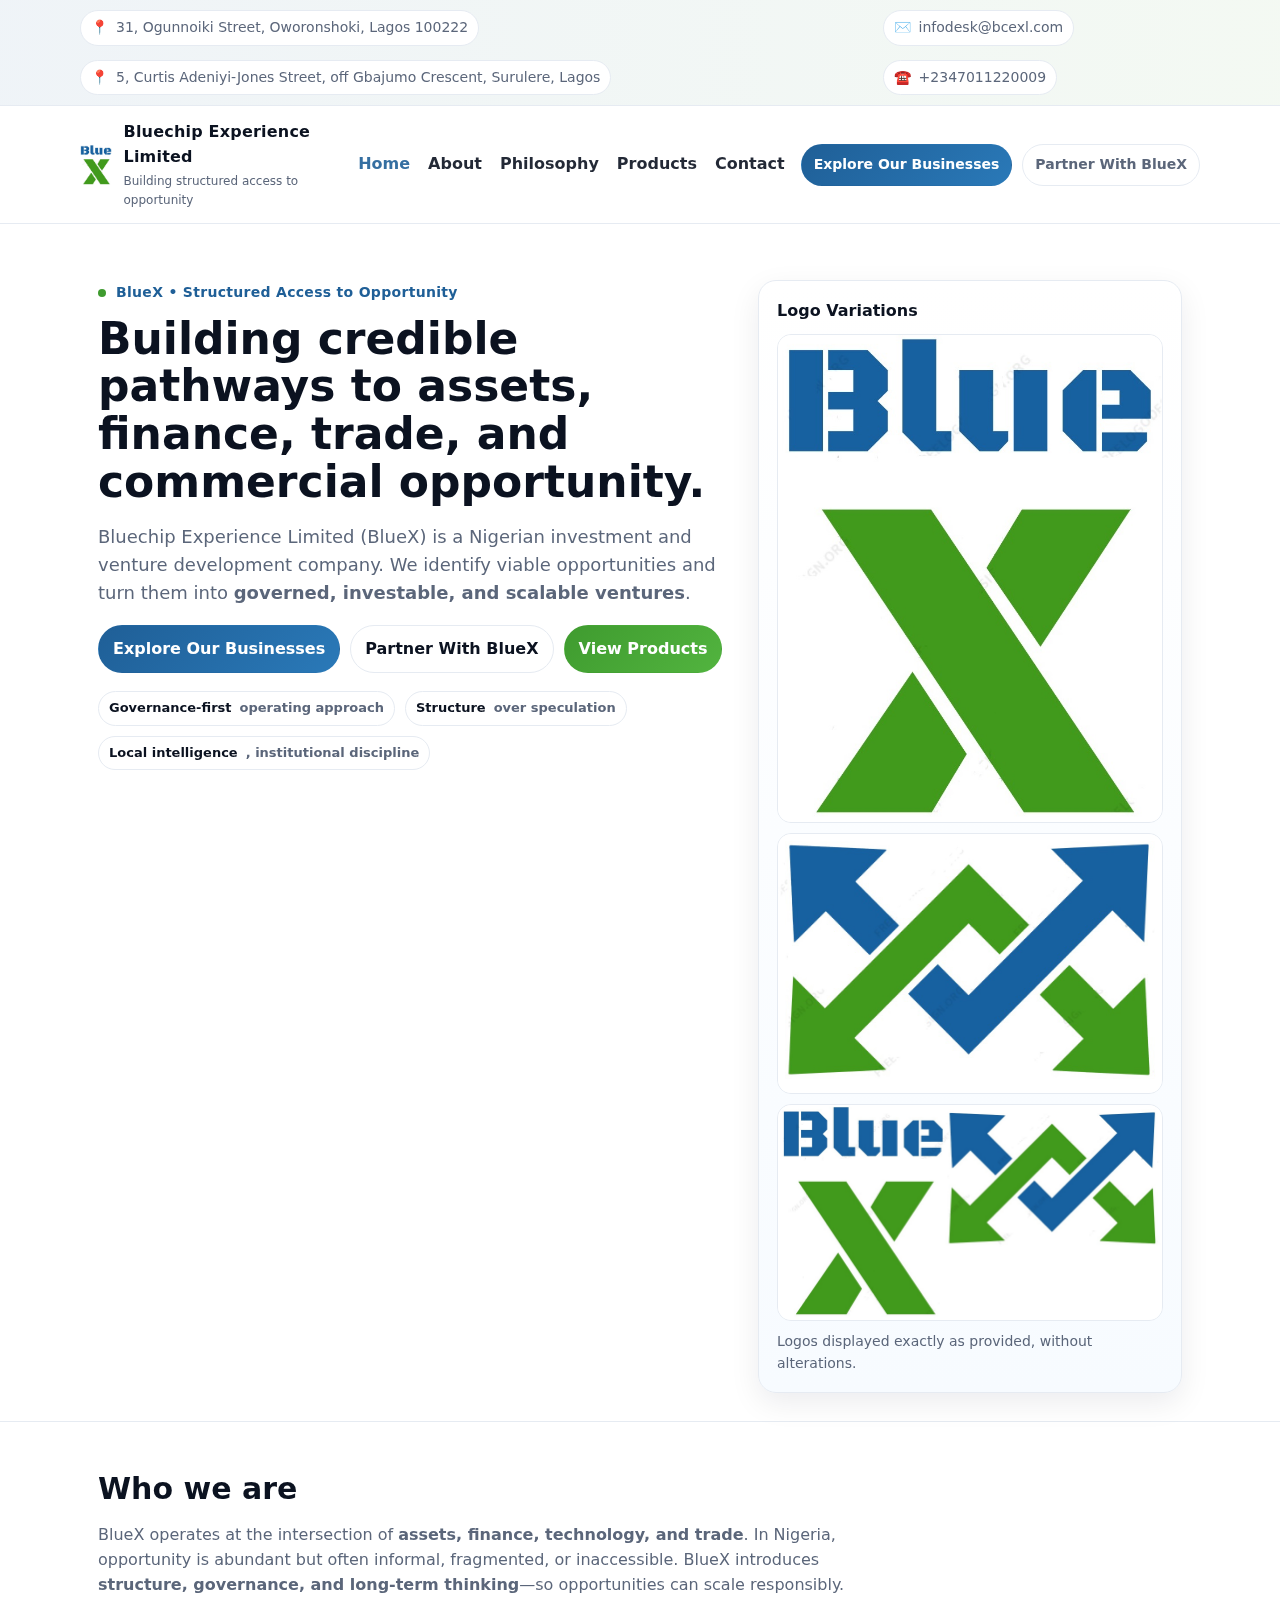
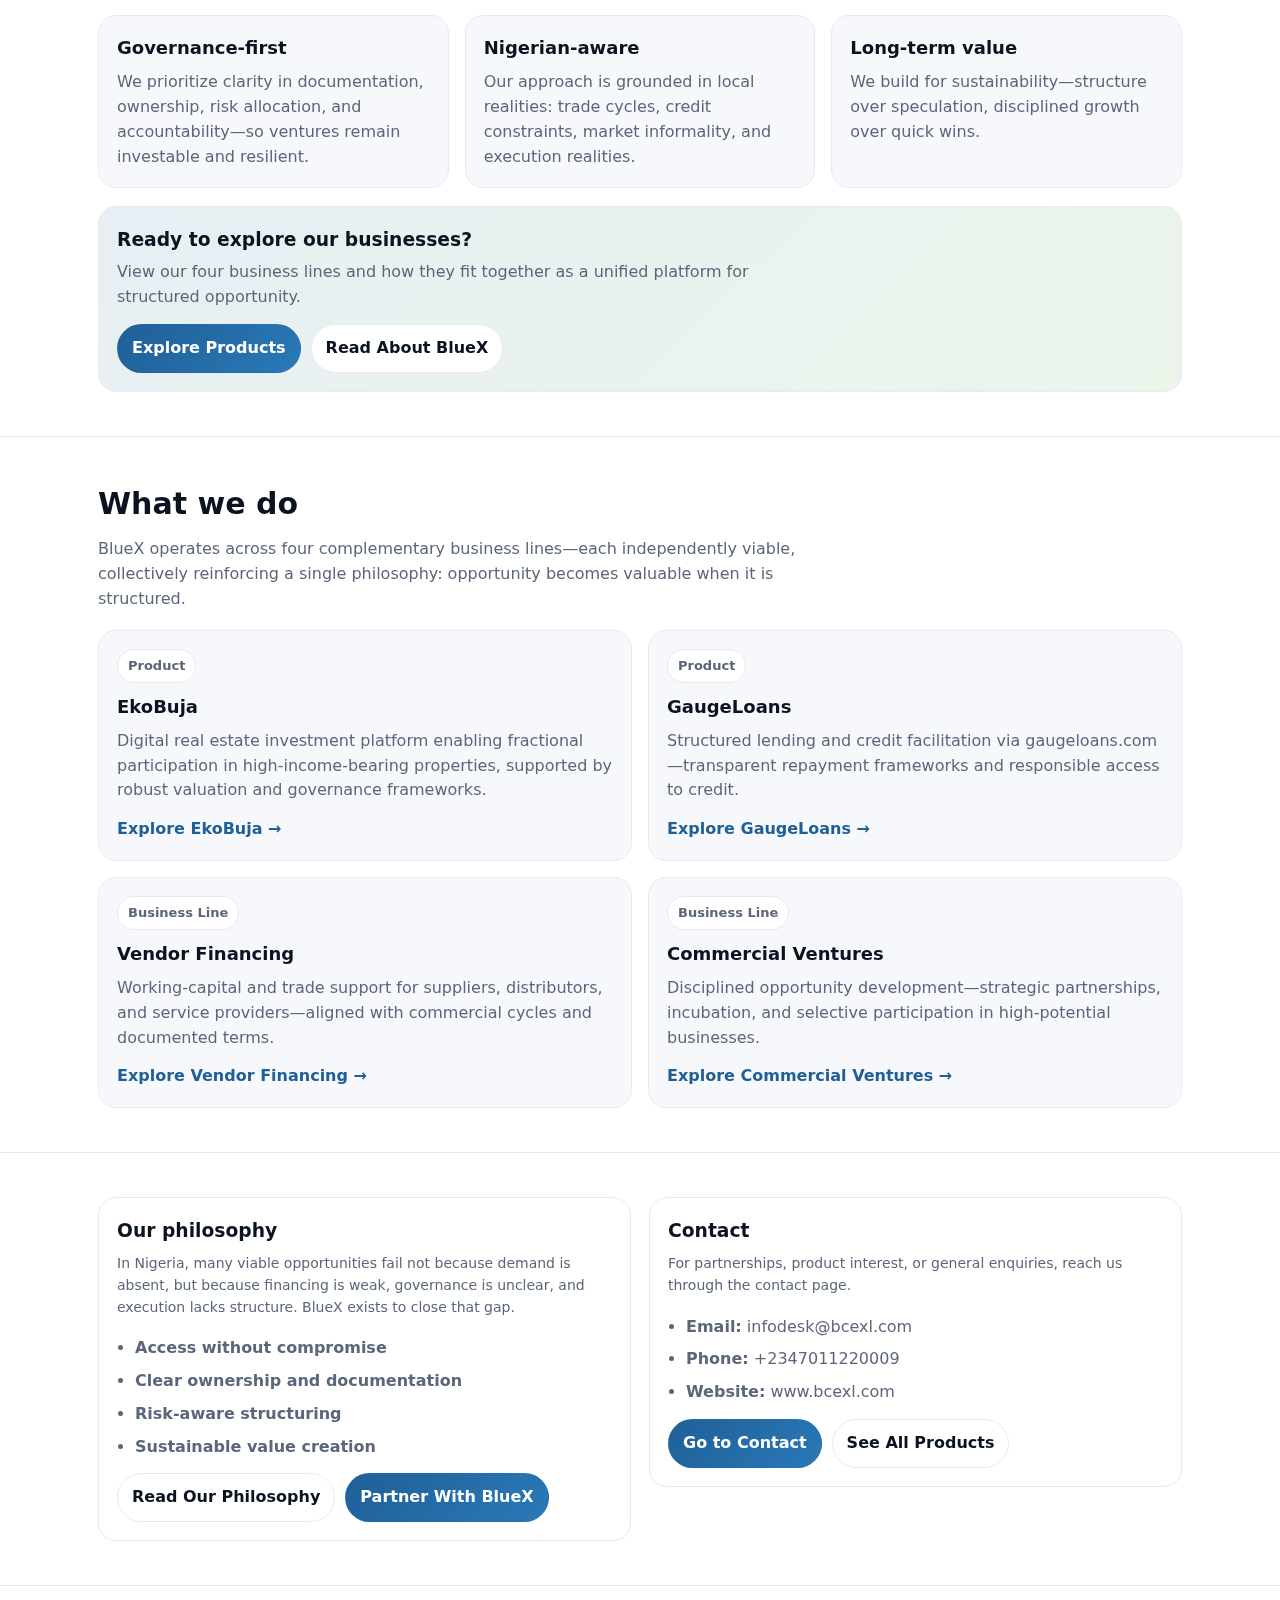
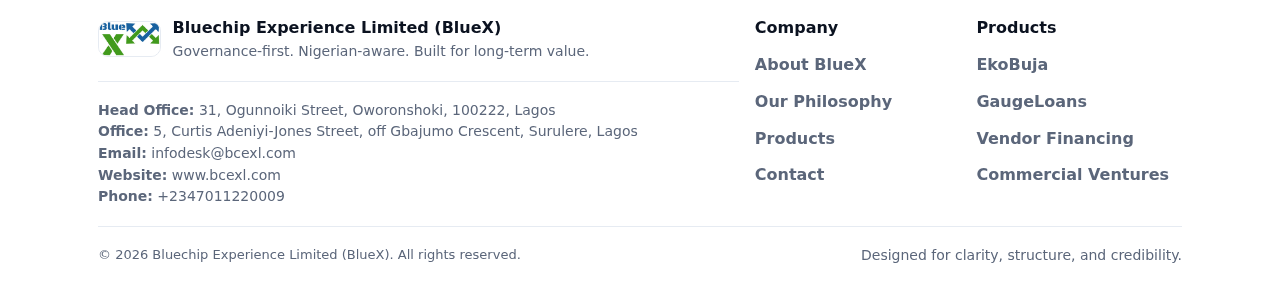
<file: index.html>
<!doctype html>
<html lang="en">
<head>
  <meta charset="utf-8"/>
  <meta name="viewport" content="width=device-width,initial-scale=1"/>
  <title>Bluechip Experience Limited (BlueX) — Home</title>
  <meta name="description" content="Bluechip Experience Limited (BlueX) — building structured access to opportunity."/>
  <link rel="stylesheet" href="styles.css"/>
</head>
<body>

<div class="topbar">
  <div class="container wrap">
    <div class="left">
      <span class="pill">📍 <span>31, Ogunnoiki Street, Oworonshoki, Lagos 100222</span></span>
      <span class="pill">📍 <span>5, Curtis Adeniyi-Jones Street, off Gbajumo Crescent, Surulere, Lagos</span></span>
    </div>
    <div class="right">
      <span class="pill">✉️ <a href="mailto:infodesk@bcexl.com">infodesk@bcexl.com</a></span>
      <span class="pill">☎️ <a href="tel:+2347011220009">+2347011220009</a></span>
    </div>
  </div>
</div>

<header>
  <div class="container nav">
    <a class="brand" href="index.html" aria-label="BlueX home">
      <img src="assets/Blue X logo 3.jpg" alt="Bluechip Experience Limited (BlueX) logo" />
      <div>
        <div class="name">Bluechip Experience Limited</div>
        <div class="tag">Building structured access to opportunity</div>
      </div>
    </a>

    <nav aria-label="Primary">
      <ul>
        <li><a class="active" href="index.html">Home</a></li>
        <li><a class="" href="about.html">About</a></li>
        <li><a class="" href="philosophy.html">Philosophy</a></li>
        <li><a class="" href="products.html">Products</a></li>
        <li><a class="" href="contact.html">Contact</a></li>
      </ul>
    </nav>

    <div class="cta">
      <a class="btn primary small" href="products.html">Explore Our Businesses</a>
      <a class="btn ghost small" href="contact.html">Partner With BlueX</a>
      <button class="btn ghost small menuBtn" data-menu-btn aria-expanded="false" aria-controls="menu">Menu</button>
    </div>
  </div>

  <div id="menu" class="menuPanel" data-menu-panel>
    <a href="index.html">Home</a>
    <a href="about.html">About</a>
    <a href="philosophy.html">Philosophy</a>
    <a href="products.html">Products</a>
    <a href="contact.html">Contact</a>
  </div>
</header>


<main>
  <section class="hero">
    <div class="container heroGrid">
      <div>
        <div class="kicker"><span class="dot"></span> BlueX • Structured Access to Opportunity</div>
        <h1>Building credible pathways to assets, finance, trade, and commercial opportunity.</h1>
        <p class="subhead">
          Bluechip Experience Limited (BlueX) is a Nigerian investment and venture development company.
          We identify viable opportunities and turn them into <strong>governed, investable, and scalable ventures</strong>.
        </p>
        <div style="display:flex;gap:10px;flex-wrap:wrap;margin-top:16px">
          <a class="btn primary" href="products.html">Explore Our Businesses</a>
          <a class="btn ghost" href="contact.html">Partner With BlueX</a>
          <a class="btn secondary" href="products.html#products">View Products</a>
        </div>

        <div style="display:flex;gap:10px;flex-wrap:wrap;margin-top:18px">
          <span class="badge"><strong>Governance-first</strong> operating approach</span>
          <span class="badge"><strong>Structure</strong> over speculation</span>
          <span class="badge"><strong>Local intelligence</strong>, institutional discipline</span>
        </div>
      </div>

      <aside class="heroCard" aria-label="BlueX logos">
        <div style="font-weight:900;margin-bottom:10px">Logo Variations</div>
        <div class="logoStack">
          <img src="assets/Blue X logo 3.jpg" alt="BlueX logo variation 1" />
          <img src="assets/Blue X logo 2.jpg" alt="BlueX logo variation 2" />
          <img src="assets/Blue X logo.jpg" alt="BlueX logo variation 3" />
        </div>
        <div class="small" style="margin-top:10px">
          Logos displayed exactly as provided, without alterations.
        </div>
      </aside>
    </div>
  </section>

  <section class="section">
    <div class="container">
      <h2>Who we are</h2>
      <p>
        BlueX operates at the intersection of <strong>assets, finance, technology, and trade</strong>.
        In Nigeria, opportunity is abundant but often informal, fragmented, or inaccessible. BlueX introduces
        <strong>structure, governance, and long-term thinking</strong>—so opportunities can scale responsibly.
      </p>

      <div class="grid3">
        <div class="card">
          <h3>Governance-first</h3>
          <p>We prioritize clarity in documentation, ownership, risk allocation, and accountability—so ventures remain investable and resilient.</p>
        </div>
        <div class="card">
          <h3>Nigerian-aware</h3>
          <p>Our approach is grounded in local realities: trade cycles, credit constraints, market informality, and execution realities.</p>
        </div>
        <div class="card">
          <h3>Long-term value</h3>
          <p>We build for sustainability—structure over speculation, disciplined growth over quick wins.</p>
        </div>
      </div>

      <div style="margin-top:18px" class="callout">
        <div class="text">
          <h3>Ready to explore our businesses?</h3>
          <p>View our four business lines and how they fit together as a unified platform for structured opportunity.</p>
        </div>
        <div style="display:flex;gap:10px;flex-wrap:wrap">
          <a class="btn primary" href="products.html">Explore Products</a>
          <a class="btn ghost" href="about.html">Read About BlueX</a>
        </div>
      </div>
    </div>
  </section>

  <section id="products" class="section">
    <div class="container">
      <h2>What we do</h2>
      <p>BlueX operates across four complementary business lines—each independently viable, collectively reinforcing a single philosophy: opportunity becomes valuable when it is structured.</p>

      <div class="grid2">
        <div class="card">
          <span class="badge">Product</span>
          <h3 style="margin-top:10px">EkoBuja</h3>
          <p>Digital real estate investment platform enabling fractional participation in high-income-bearing properties, supported by robust valuation and governance frameworks.</p>
          <a class="link" href="ekobuja.html">Explore EkoBuja →</a>
        </div>
        <div class="card">
          <span class="badge">Product</span>
          <h3 style="margin-top:10px">GaugeLoans</h3>
          <p>Structured lending and credit facilitation via gaugeloans.com—transparent repayment frameworks and responsible access to credit.</p>
          <a class="link" href="gaugeloads.html">Explore GaugeLoans →</a>
        </div>
        <div class="card">
          <span class="badge">Business Line</span>
          <h3 style="margin-top:10px">Vendor Financing</h3>
          <p>Working-capital and trade support for suppliers, distributors, and service providers—aligned with commercial cycles and documented terms.</p>
          <a class="link" href="vendor-financing.html">Explore Vendor Financing →</a>
        </div>
        <div class="card">
          <span class="badge">Business Line</span>
          <h3 style="margin-top:10px">Commercial Ventures</h3>
          <p>Disciplined opportunity development—strategic partnerships, incubation, and selective participation in high-potential businesses.</p>
          <a class="link" href="commercial-ventures.html">Explore Commercial Ventures →</a>
        </div>
      </div>
    </div>
  </section>

  <section class="section">
    <div class="container split">
      <div class="panel">
        <h3>Our philosophy</h3>
        <p class="small" style="margin-top:0">
          In Nigeria, many viable opportunities fail not because demand is absent, but because financing is weak, governance is unclear, and execution lacks structure.
          BlueX exists to close that gap.
        </p>
        <ul class="list">
          <li><strong>Access without compromise</strong></li>
          <li><strong>Clear ownership and documentation</strong></li>
          <li><strong>Risk-aware structuring</strong></li>
          <li><strong>Sustainable value creation</strong></li>
        </ul>
        <div style="margin-top:14px;display:flex;gap:10px;flex-wrap:wrap">
          <a class="btn ghost" href="philosophy.html">Read Our Philosophy</a>
          <a class="btn primary" href="contact.html">Partner With BlueX</a>
        </div>
      </div>
      <div class="panel">
        <h3>Contact</h3>
        <p class="small" style="margin-top:0">For partnerships, product interest, or general enquiries, reach us through the contact page.</p>
        <ul class="list">
          <li><strong>Email:</strong> <a href="mailto:infodesk@bcexl.com">infodesk@bcexl.com</a></li>
          <li><strong>Phone:</strong> <a href="tel:+2347011220009">+2347011220009</a></li>
          <li><strong>Website:</strong> <a href="https://www.bcexl.com" target="_blank" rel="noopener">www.bcexl.com</a></li>
        </ul>
        <div style="margin-top:14px;display:flex;gap:10px;flex-wrap:wrap">
          <a class="btn primary" href="contact.html">Go to Contact</a>
          <a class="btn ghost" href="products.html">See All Products</a>
        </div>
      </div>
    </div>
  </section>
</main>


<footer>
  <div class="container footerGrid">
    <div>
      <div class="miniBrand">
        <img src="assets/Blue X logo.jpg" alt="BlueX logo variation" />
        <div>
          <div style="font-weight:900">Bluechip Experience Limited (BlueX)</div>
          <div class="small">Governance-first. Nigerian-aware. Built for long-term value.</div>
        </div>
      </div>
      <hr class="sep"/>
      <div class="small">
        <div><strong>Head Office:</strong> 31, Ogunnoiki Street, Oworonshoki, 100222, Lagos</div>
        <div><strong>Office:</strong> 5, Curtis Adeniyi-Jones Street, off Gbajumo Crescent, Surulere, Lagos</div>
        <div><strong>Email:</strong> <a href="mailto:infodesk@bcexl.com">infodesk@bcexl.com</a></div>
        <div><strong>Website:</strong> <a href="https://www.bcexl.com" target="_blank" rel="noopener">www.bcexl.com</a></div>
        <div><strong>Phone:</strong> <a href="tel:+2347011220009">+2347011220009</a></div>
      </div>
    </div>

    <div class="footerCols">
      <div>
        <div style="font-weight:900;margin-bottom:6px">Company</div>
        <a href="about.html">About BlueX</a>
        <a href="philosophy.html">Our Philosophy</a>
        <a href="products.html">Products</a>
        <a href="contact.html">Contact</a>
      </div>
      <div>
        <div style="font-weight:900;margin-bottom:6px">Products</div>
        <a href="ekobuja.html">EkoBuja</a>
        <a href="gaugeloads.html">GaugeLoans</a>
        <a href="vendor-financing.html">Vendor Financing</a>
        <a href="commercial-ventures.html">Commercial Ventures</a>
      </div>
    </div>
  </div>

  <div class="container">
    <hr class="sep"/>
    <div class="copyright">
      <div>© 2026 Bluechip Experience Limited (BlueX). All rights reserved.</div>
      <div class="small">Designed for clarity, structure, and credibility.</div>
    </div>
  </div>
</footer>

<script src="script.js"></script>

</body>
</html>
</file>
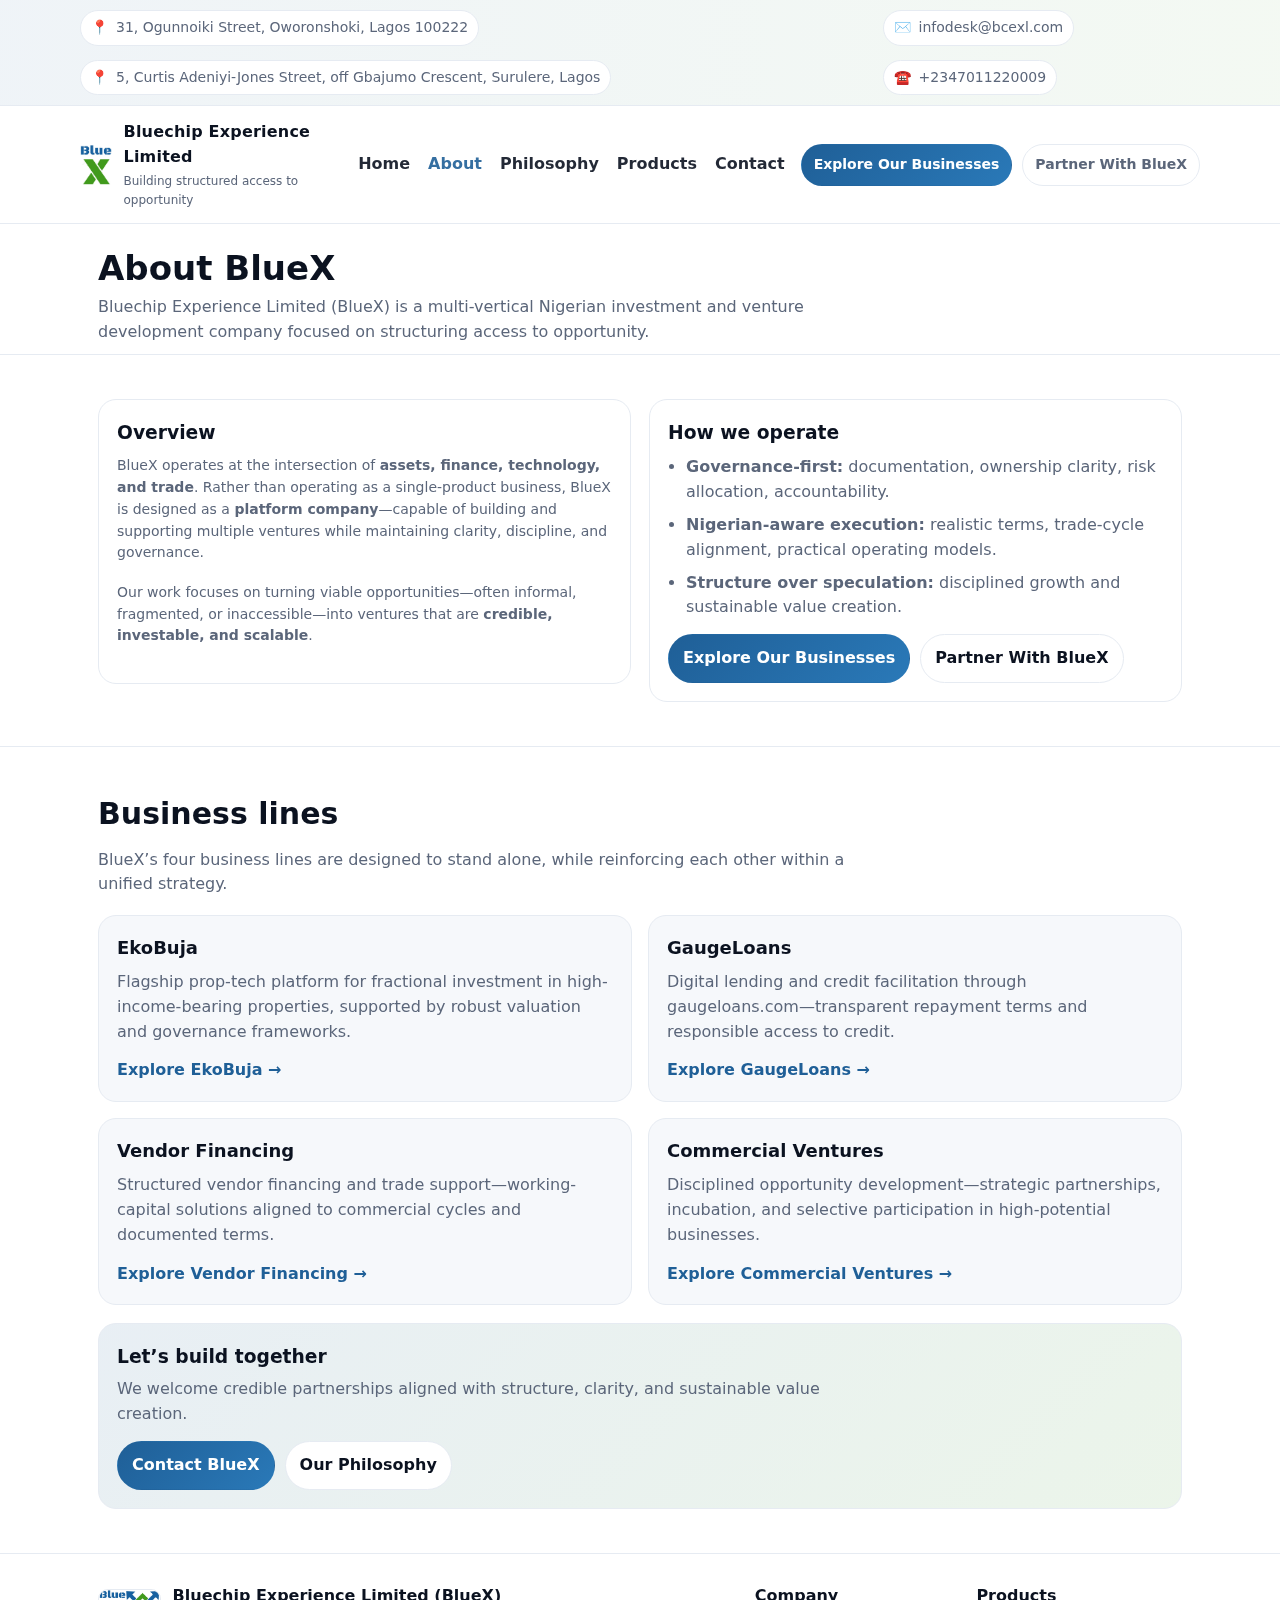
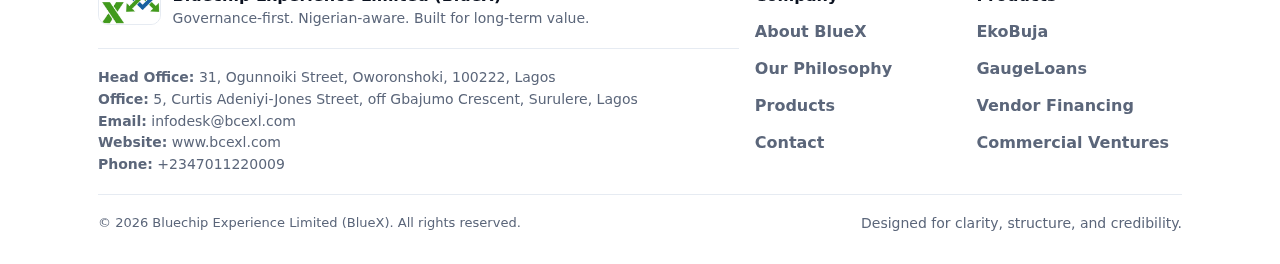
<file: about.html>
<!doctype html>
<html lang="en">
<head>
  <meta charset="utf-8"/>
  <meta name="viewport" content="width=device-width,initial-scale=1"/>
  <title>About — Bluechip Experience Limited (BlueX)</title>
  <meta name="description" content="Bluechip Experience Limited (BlueX) — building structured access to opportunity."/>
  <link rel="stylesheet" href="styles.css"/>
</head>
<body>

<div class="topbar">
  <div class="container wrap">
    <div class="left">
      <span class="pill">📍 <span>31, Ogunnoiki Street, Oworonshoki, Lagos 100222</span></span>
      <span class="pill">📍 <span>5, Curtis Adeniyi-Jones Street, off Gbajumo Crescent, Surulere, Lagos</span></span>
    </div>
    <div class="right">
      <span class="pill">✉️ <a href="mailto:infodesk@bcexl.com">infodesk@bcexl.com</a></span>
      <span class="pill">☎️ <a href="tel:+2347011220009">+2347011220009</a></span>
    </div>
  </div>
</div>

<header>
  <div class="container nav">
    <a class="brand" href="index.html" aria-label="BlueX home">
      <img src="assets/Blue X logo 3.jpg" alt="Bluechip Experience Limited (BlueX) logo" />
      <div>
        <div class="name">Bluechip Experience Limited</div>
        <div class="tag">Building structured access to opportunity</div>
      </div>
    </a>

    <nav aria-label="Primary">
      <ul>
        <li><a class="" href="index.html">Home</a></li>
        <li><a class="active" href="about.html">About</a></li>
        <li><a class="" href="philosophy.html">Philosophy</a></li>
        <li><a class="" href="products.html">Products</a></li>
        <li><a class="" href="contact.html">Contact</a></li>
      </ul>
    </nav>

    <div class="cta">
      <a class="btn primary small" href="products.html">Explore Our Businesses</a>
      <a class="btn ghost small" href="contact.html">Partner With BlueX</a>
      <button class="btn ghost small menuBtn" data-menu-btn aria-expanded="false" aria-controls="menu">Menu</button>
    </div>
  </div>

  <div id="menu" class="menuPanel" data-menu-panel>
    <a href="index.html">Home</a>
    <a href="about.html">About</a>
    <a href="philosophy.html">Philosophy</a>
    <a href="products.html">Products</a>
    <a href="contact.html">Contact</a>
  </div>
</header>


<main>
  <section class="pageTitle">
    <div class="container">
      <h1>About BlueX</h1>
      <p>Bluechip Experience Limited (BlueX) is a multi-vertical Nigerian investment and venture development company focused on structuring access to opportunity.</p>
    </div>
  </section>

  <section class="section">
    <div class="container split">
      <div class="panel">
        <h3>Overview</h3>
        <p class="small" style="margin-top:0">
          BlueX operates at the intersection of <strong>assets, finance, technology, and trade</strong>.
          Rather than operating as a single-product business, BlueX is designed as a <strong>platform company</strong>—capable of building and supporting
          multiple ventures while maintaining clarity, discipline, and governance.
        </p>
        <p class="small">
          Our work focuses on turning viable opportunities—often informal, fragmented, or inaccessible—into ventures that are
          <strong>credible, investable, and scalable</strong>.
        </p>
      </div>
      <div class="panel">
        <h3>How we operate</h3>
        <ul class="list">
          <li><strong>Governance-first:</strong> documentation, ownership clarity, risk allocation, accountability.</li>
          <li><strong>Nigerian-aware execution:</strong> realistic terms, trade-cycle alignment, practical operating models.</li>
          <li><strong>Structure over speculation:</strong> disciplined growth and sustainable value creation.</li>
        </ul>
        <div style="margin-top:14px;display:flex;gap:10px;flex-wrap:wrap">
          <a class="btn primary" href="products.html">Explore Our Businesses</a>
          <a class="btn ghost" href="contact.html">Partner With BlueX</a>
        </div>
      </div>
    </div>
  </section>

  <section class="section">
    <div class="container">
      <h2>Business lines</h2>
      <p>BlueX’s four business lines are designed to stand alone, while reinforcing each other within a unified strategy.</p>

      <div class="grid2">
        <div class="card">
          <h3>EkoBuja</h3>
          <p>Flagship prop-tech platform for fractional investment in high-income-bearing properties, supported by robust valuation and governance frameworks.</p>
          <a class="link" href="ekobuja.html">Explore EkoBuja →</a>
        </div>
        <div class="card">
          <h3>GaugeLoans</h3>
          <p>Digital lending and credit facilitation through gaugeloans.com—transparent repayment terms and responsible access to credit.</p>
          <a class="link" href="gaugeloads.html">Explore GaugeLoans →</a>
        </div>
        <div class="card">
          <h3>Vendor Financing</h3>
          <p>Structured vendor financing and trade support—working-capital solutions aligned to commercial cycles and documented terms.</p>
          <a class="link" href="vendor-financing.html">Explore Vendor Financing →</a>
        </div>
        <div class="card">
          <h3>Commercial Ventures</h3>
          <p>Disciplined opportunity development—strategic partnerships, incubation, and selective participation in high-potential businesses.</p>
          <a class="link" href="commercial-ventures.html">Explore Commercial Ventures →</a>
        </div>
      </div>

      <div style="margin-top:18px" class="callout">
        <div class="text">
          <h3>Let’s build together</h3>
          <p>We welcome credible partnerships aligned with structure, clarity, and sustainable value creation.</p>
        </div>
        <div style="display:flex;gap:10px;flex-wrap:wrap">
          <a class="btn primary" href="contact.html">Contact BlueX</a>
          <a class="btn ghost" href="philosophy.html">Our Philosophy</a>
        </div>
      </div>
    </div>
  </section>
</main>


<footer>
  <div class="container footerGrid">
    <div>
      <div class="miniBrand">
        <img src="assets/Blue X logo.jpg" alt="BlueX logo variation" />
        <div>
          <div style="font-weight:900">Bluechip Experience Limited (BlueX)</div>
          <div class="small">Governance-first. Nigerian-aware. Built for long-term value.</div>
        </div>
      </div>
      <hr class="sep"/>
      <div class="small">
        <div><strong>Head Office:</strong> 31, Ogunnoiki Street, Oworonshoki, 100222, Lagos</div>
        <div><strong>Office:</strong> 5, Curtis Adeniyi-Jones Street, off Gbajumo Crescent, Surulere, Lagos</div>
        <div><strong>Email:</strong> <a href="mailto:infodesk@bcexl.com">infodesk@bcexl.com</a></div>
        <div><strong>Website:</strong> <a href="https://www.bcexl.com" target="_blank" rel="noopener">www.bcexl.com</a></div>
        <div><strong>Phone:</strong> <a href="tel:+2347011220009">+2347011220009</a></div>
      </div>
    </div>

    <div class="footerCols">
      <div>
        <div style="font-weight:900;margin-bottom:6px">Company</div>
        <a href="about.html">About BlueX</a>
        <a href="philosophy.html">Our Philosophy</a>
        <a href="products.html">Products</a>
        <a href="contact.html">Contact</a>
      </div>
      <div>
        <div style="font-weight:900;margin-bottom:6px">Products</div>
        <a href="ekobuja.html">EkoBuja</a>
        <a href="gaugeloads.html">GaugeLoans</a>
        <a href="vendor-financing.html">Vendor Financing</a>
        <a href="commercial-ventures.html">Commercial Ventures</a>
      </div>
    </div>
  </div>

  <div class="container">
    <hr class="sep"/>
    <div class="copyright">
      <div>© 2026 Bluechip Experience Limited (BlueX). All rights reserved.</div>
      <div class="small">Designed for clarity, structure, and credibility.</div>
    </div>
  </div>
</footer>

<script src="script.js"></script>

</body>
</html>
</file>
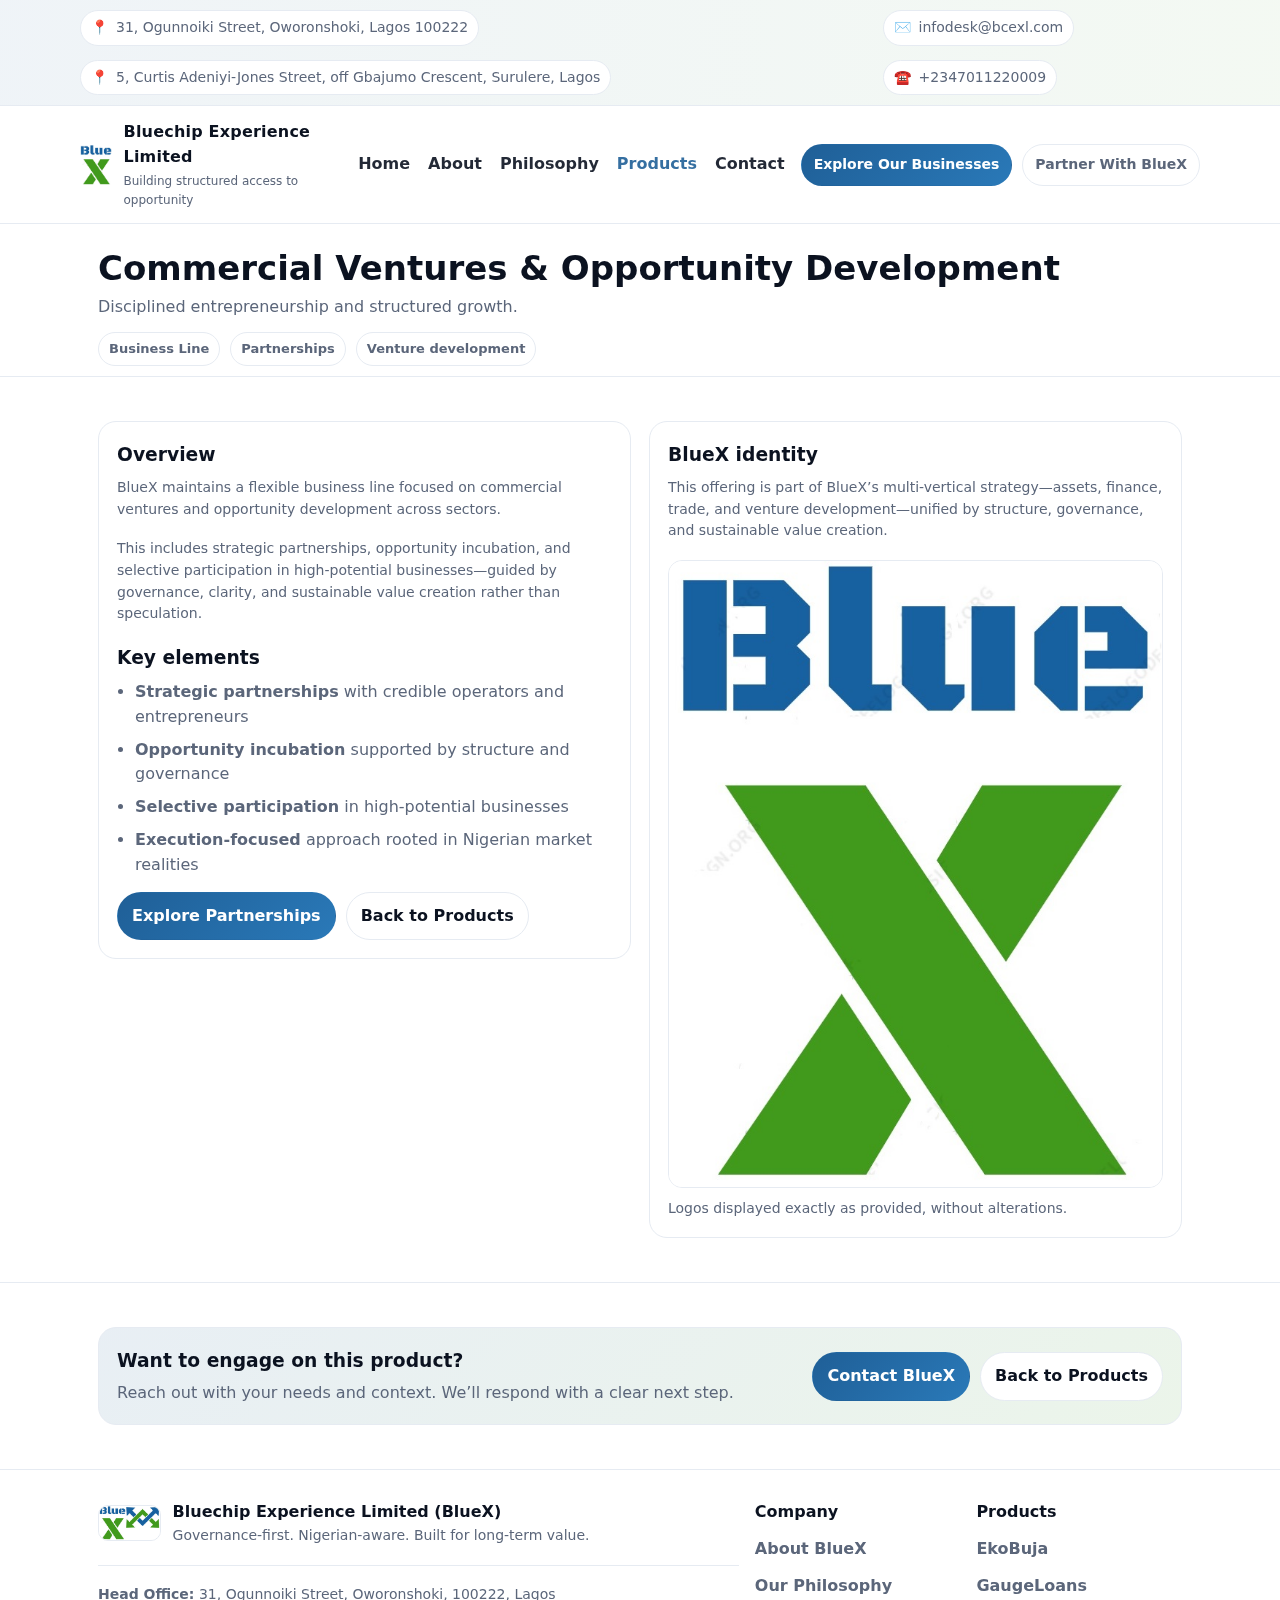
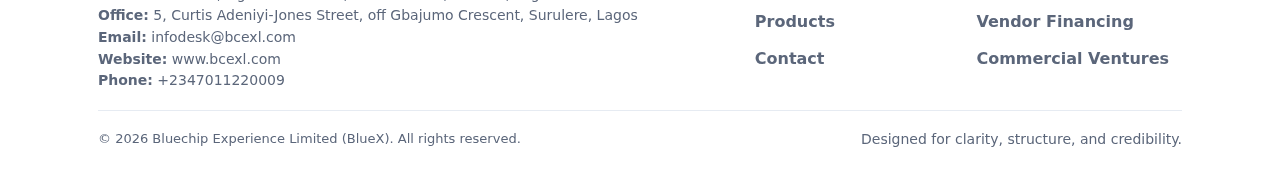
<file: commercial-ventures.html>
<!doctype html>
<html lang="en">
<head>
  <meta charset="utf-8"/>
  <meta name="viewport" content="width=device-width,initial-scale=1"/>
  <title>Commercial Ventures — Bluechip Experience Limited (BlueX)</title>
  <meta name="description" content="Bluechip Experience Limited (BlueX) — building structured access to opportunity."/>
  <link rel="stylesheet" href="styles.css"/>
</head>
<body>

<div class="topbar">
  <div class="container wrap">
    <div class="left">
      <span class="pill">📍 <span>31, Ogunnoiki Street, Oworonshoki, Lagos 100222</span></span>
      <span class="pill">📍 <span>5, Curtis Adeniyi-Jones Street, off Gbajumo Crescent, Surulere, Lagos</span></span>
    </div>
    <div class="right">
      <span class="pill">✉️ <a href="mailto:infodesk@bcexl.com">infodesk@bcexl.com</a></span>
      <span class="pill">☎️ <a href="tel:+2347011220009">+2347011220009</a></span>
    </div>
  </div>
</div>

<header>
  <div class="container nav">
    <a class="brand" href="index.html" aria-label="BlueX home">
      <img src="assets/Blue X logo 3.jpg" alt="Bluechip Experience Limited (BlueX) logo" />
      <div>
        <div class="name">Bluechip Experience Limited</div>
        <div class="tag">Building structured access to opportunity</div>
      </div>
    </a>

    <nav aria-label="Primary">
      <ul>
        <li><a class="" href="index.html">Home</a></li>
        <li><a class="" href="about.html">About</a></li>
        <li><a class="" href="philosophy.html">Philosophy</a></li>
        <li><a class="active" href="products.html">Products</a></li>
        <li><a class="" href="contact.html">Contact</a></li>
      </ul>
    </nav>

    <div class="cta">
      <a class="btn primary small" href="products.html">Explore Our Businesses</a>
      <a class="btn ghost small" href="contact.html">Partner With BlueX</a>
      <button class="btn ghost small menuBtn" data-menu-btn aria-expanded="false" aria-controls="menu">Menu</button>
    </div>
  </div>

  <div id="menu" class="menuPanel" data-menu-panel>
    <a href="index.html">Home</a>
    <a href="about.html">About</a>
    <a href="philosophy.html">Philosophy</a>
    <a href="products.html">Products</a>
    <a href="contact.html">Contact</a>
  </div>
</header>


<main>
  <section class="pageTitle">
    <div class="container">
      <h1>Commercial Ventures & Opportunity Development</h1>
      <p>Disciplined entrepreneurship and structured growth.</p>
      <div style="display:flex;gap:10px;flex-wrap:wrap;margin-top:12px"><span class="badge">Business Line</span> <span class="badge">Partnerships</span> <span class="badge">Venture development</span></div>
    </div>
  </section>

  <section class="section">
    <div class="container split">
      <div class="panel">
        <h3>Overview</h3>
        <p class='small'>BlueX maintains a flexible business line focused on commercial ventures and opportunity development across sectors.</p>
<p class='small'>This includes strategic partnerships, opportunity incubation, and selective participation in high-potential businesses—guided by governance, clarity, and sustainable value creation rather than speculation.</p>
        <h3 style="margin-top:14px">Key elements</h3>
        <ul class="list">
          <li><strong>Strategic partnerships</strong> with credible operators and entrepreneurs</li>
<li><strong>Opportunity incubation</strong> supported by structure and governance</li>
<li><strong>Selective participation</strong> in high-potential businesses</li>
<li><strong>Execution-focused</strong> approach rooted in Nigerian market realities</li>
        </ul>
        <div style="margin-top:14px;display:flex;gap:10px;flex-wrap:wrap">
          <a class="btn primary" href="contact.html">Explore Partnerships</a> <a class="btn ghost" href="products.html">Back to Products</a>
        </div>
      </div>

      <div class="panel">
        <h3>BlueX identity</h3>
        <p class="small" style="margin-top:0">
          This offering is part of BlueX’s multi-vertical strategy—assets, finance, trade, and venture development—unified by structure, governance, and sustainable value creation.
        </p>
        <img src="assets/Blue X logo 3.jpg" alt="BlueX logo variation" style="border-radius:14px;border:1px solid var(--line);background:#fff"/>
        <div class="small" style="margin-top:10px">
          Logos displayed exactly as provided, without alterations.
        </div>
      </div>
    </div>
  </section>

  <section class="section">
    <div class="container">
      <div class="callout">
        <div class="text">
          <h3>Want to engage on this product?</h3>
          <p>Reach out with your needs and context. We’ll respond with a clear next step.</p>
        </div>
        <div style="display:flex;gap:10px;flex-wrap:wrap">
          <a class="btn primary" href="contact.html">Contact BlueX</a>
          <a class="btn ghost" href="products.html">Back to Products</a>
        </div>
      </div>
    </div>
  </section>
</main>


<footer>
  <div class="container footerGrid">
    <div>
      <div class="miniBrand">
        <img src="assets/Blue X logo.jpg" alt="BlueX logo variation" />
        <div>
          <div style="font-weight:900">Bluechip Experience Limited (BlueX)</div>
          <div class="small">Governance-first. Nigerian-aware. Built for long-term value.</div>
        </div>
      </div>
      <hr class="sep"/>
      <div class="small">
        <div><strong>Head Office:</strong> 31, Ogunnoiki Street, Oworonshoki, 100222, Lagos</div>
        <div><strong>Office:</strong> 5, Curtis Adeniyi-Jones Street, off Gbajumo Crescent, Surulere, Lagos</div>
        <div><strong>Email:</strong> <a href="mailto:infodesk@bcexl.com">infodesk@bcexl.com</a></div>
        <div><strong>Website:</strong> <a href="https://www.bcexl.com" target="_blank" rel="noopener">www.bcexl.com</a></div>
        <div><strong>Phone:</strong> <a href="tel:+2347011220009">+2347011220009</a></div>
      </div>
    </div>

    <div class="footerCols">
      <div>
        <div style="font-weight:900;margin-bottom:6px">Company</div>
        <a href="about.html">About BlueX</a>
        <a href="philosophy.html">Our Philosophy</a>
        <a href="products.html">Products</a>
        <a href="contact.html">Contact</a>
      </div>
      <div>
        <div style="font-weight:900;margin-bottom:6px">Products</div>
        <a href="ekobuja.html">EkoBuja</a>
        <a href="gaugeloads.html">GaugeLoans</a>
        <a href="vendor-financing.html">Vendor Financing</a>
        <a href="commercial-ventures.html">Commercial Ventures</a>
      </div>
    </div>
  </div>

  <div class="container">
    <hr class="sep"/>
    <div class="copyright">
      <div>© 2026 Bluechip Experience Limited (BlueX). All rights reserved.</div>
      <div class="small">Designed for clarity, structure, and credibility.</div>
    </div>
  </div>
</footer>

<script src="script.js"></script>

</body>
</html>
</file>
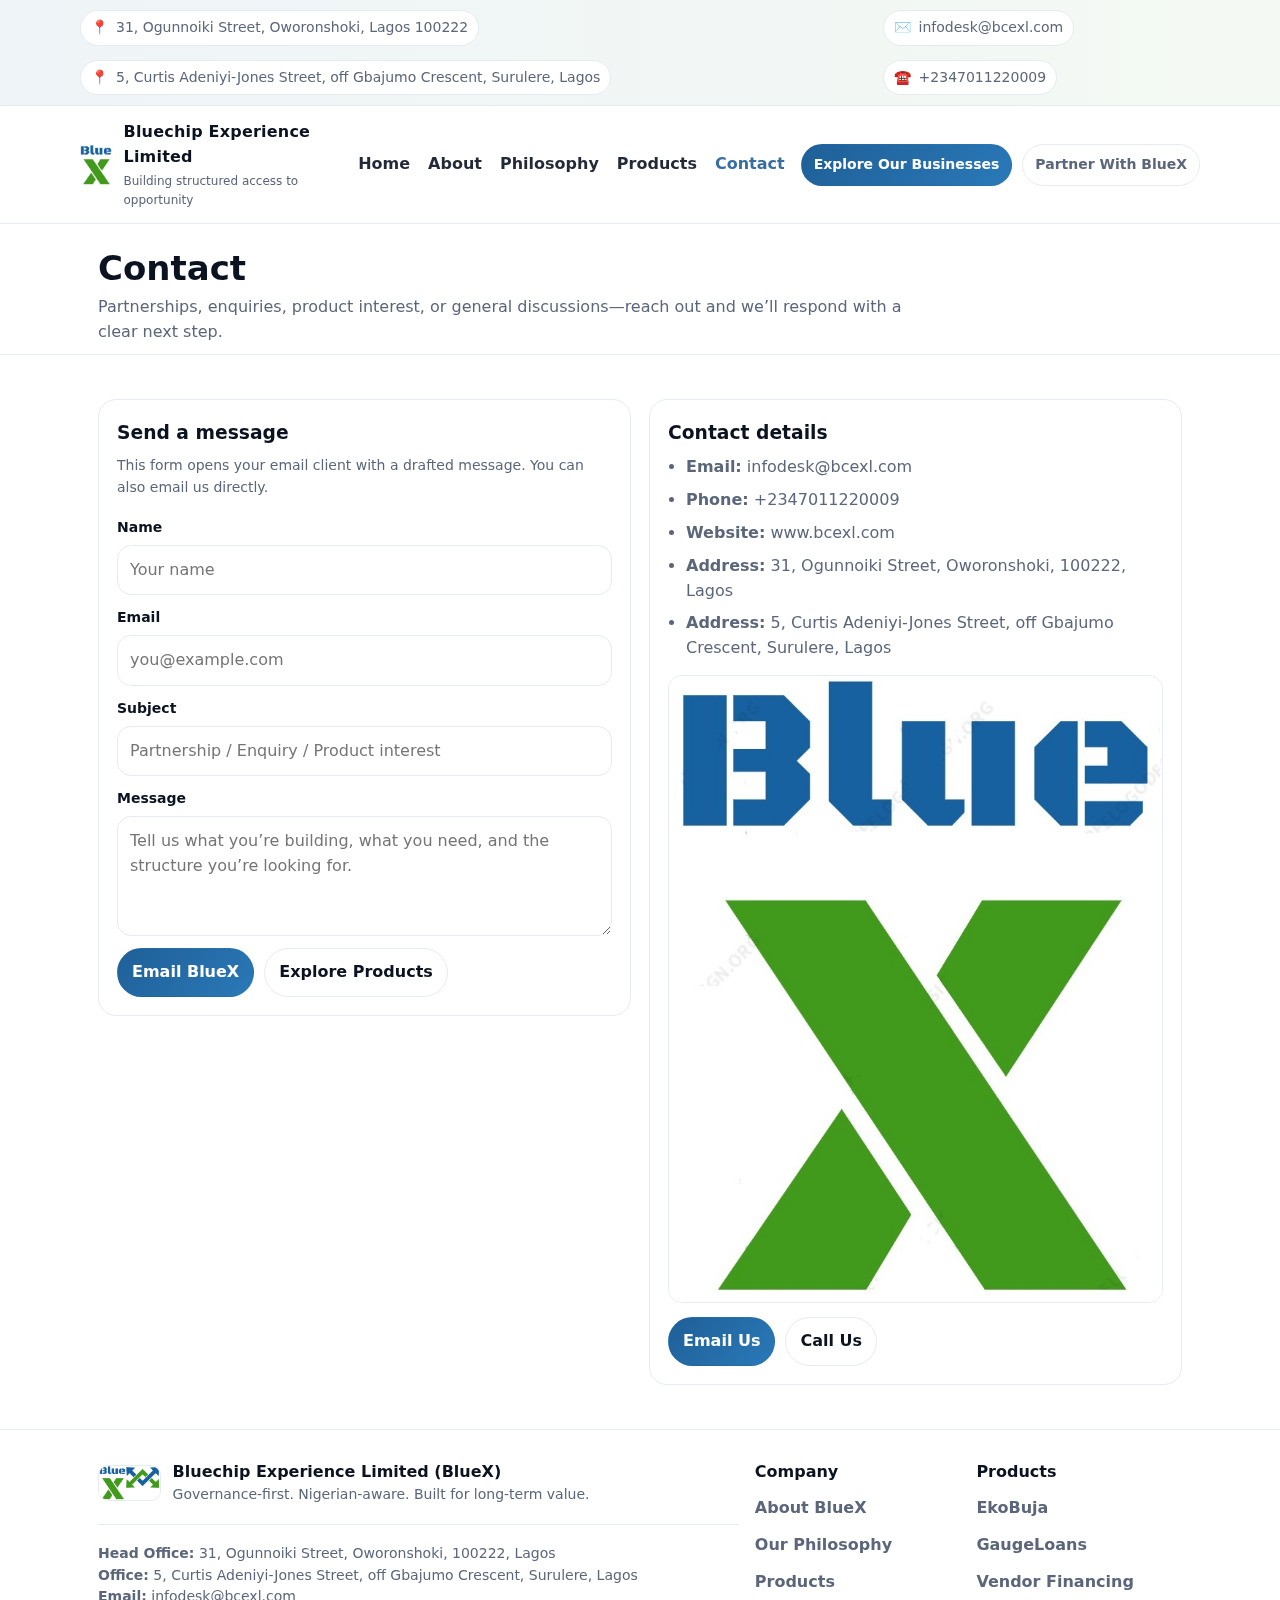
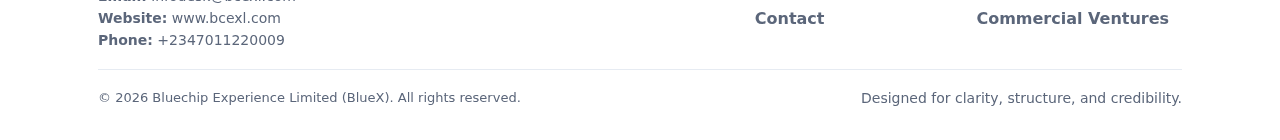
<file: contact.html>
<!doctype html>
<html lang="en">
<head>
  <meta charset="utf-8"/>
  <meta name="viewport" content="width=device-width,initial-scale=1"/>
  <title>Contact — Bluechip Experience Limited (BlueX)</title>
  <meta name="description" content="Bluechip Experience Limited (BlueX) — building structured access to opportunity."/>
  <link rel="stylesheet" href="styles.css"/>
</head>
<body>

<div class="topbar">
  <div class="container wrap">
    <div class="left">
      <span class="pill">📍 <span>31, Ogunnoiki Street, Oworonshoki, Lagos 100222</span></span>
      <span class="pill">📍 <span>5, Curtis Adeniyi-Jones Street, off Gbajumo Crescent, Surulere, Lagos</span></span>
    </div>
    <div class="right">
      <span class="pill">✉️ <a href="mailto:infodesk@bcexl.com">infodesk@bcexl.com</a></span>
      <span class="pill">☎️ <a href="tel:+2347011220009">+2347011220009</a></span>
    </div>
  </div>
</div>

<header>
  <div class="container nav">
    <a class="brand" href="index.html" aria-label="BlueX home">
      <img src="assets/Blue X logo 3.jpg" alt="Bluechip Experience Limited (BlueX) logo" />
      <div>
        <div class="name">Bluechip Experience Limited</div>
        <div class="tag">Building structured access to opportunity</div>
      </div>
    </a>

    <nav aria-label="Primary">
      <ul>
        <li><a class="" href="index.html">Home</a></li>
        <li><a class="" href="about.html">About</a></li>
        <li><a class="" href="philosophy.html">Philosophy</a></li>
        <li><a class="" href="products.html">Products</a></li>
        <li><a class="active" href="contact.html">Contact</a></li>
      </ul>
    </nav>

    <div class="cta">
      <a class="btn primary small" href="products.html">Explore Our Businesses</a>
      <a class="btn ghost small" href="contact.html">Partner With BlueX</a>
      <button class="btn ghost small menuBtn" data-menu-btn aria-expanded="false" aria-controls="menu">Menu</button>
    </div>
  </div>

  <div id="menu" class="menuPanel" data-menu-panel>
    <a href="index.html">Home</a>
    <a href="about.html">About</a>
    <a href="philosophy.html">Philosophy</a>
    <a href="products.html">Products</a>
    <a href="contact.html">Contact</a>
  </div>
</header>


<main>
  <section class="pageTitle">
    <div class="container">
      <h1>Contact</h1>
      <p>Partnerships, enquiries, product interest, or general discussions—reach out and we’ll respond with a clear next step.</p>
    </div>
  </section>

  <section class="section">
    <div class="container split">
      <div class="panel">
        <h3>Send a message</h3>
        <p class="small" style="margin-top:0">This form opens your email client with a drafted message. You can also email us directly.</p>
        <form class="form" onsubmit="return false;">
          <div class="field">
            <label for="name">Name</label>
            <input id="name" placeholder="Your name"/>
          </div>
          <div class="field">
            <label for="email">Email</label>
            <input id="email" placeholder="you@example.com"/>
          </div>
          <div class="field">
            <label for="subject">Subject</label>
            <input id="subject" placeholder="Partnership / Enquiry / Product interest"/>
          </div>
          <div class="field">
            <label for="message">Message</label>
            <textarea id="message" placeholder="Tell us what you’re building, what you need, and the structure you’re looking for."></textarea>
          </div>

          <div style="display:flex;gap:10px;flex-wrap:wrap">
            <a class="btn primary" id="sendBtn" href="#">Email BlueX</a>
            <a class="btn ghost" href="products.html">Explore Products</a>
          </div>
        </form>

        <script>
          (function(){
            const sendBtn = document.getElementById('sendBtn');
            function enc(v){ return encodeURIComponent(v || ''); }
            sendBtn.addEventListener('click', function(){
              const name = document.getElementById('name').value;
              const email = document.getElementById('email').value;
              const subject = document.getElementById('subject').value || 'BlueX Enquiry';
              const msg = document.getElementById('message').value;

              const body = 
                'Name: ' + name + '\n' +
                'Email: ' + email + '\n\n' +
                msg;

              sendBtn.href = 'mailto:infodesk@bcexl.com?subject=' + enc(subject) + '&body=' + enc(body);
            });
          })();
        </script>
      </div>

      <div class="panel">
        <h3>Contact details</h3>
        <ul class="list">
          <li><strong>Email:</strong> <a href="mailto:infodesk@bcexl.com">infodesk@bcexl.com</a></li>
          <li><strong>Phone:</strong> <a href="tel:+2347011220009">+2347011220009</a></li>
          <li><strong>Website:</strong> <a href="https://www.bcexl.com" target="_blank" rel="noopener">www.bcexl.com</a></li>
          <li><strong>Address:</strong> 31, Ogunnoiki Street, Oworonshoki, 100222, Lagos</li>
          <li><strong>Address:</strong> 5, Curtis Adeniyi-Jones Street, off Gbajumo Crescent, Surulere, Lagos</li>
        </ul>

        <div style="margin-top:14px">
          <img src="assets/Blue X logo 3.jpg" alt="BlueX logo variation" style="border-radius:14px;border:1px solid var(--line);background:#fff"/>
        </div>

        <div style="margin-top:14px;display:flex;gap:10px;flex-wrap:wrap">
          <a class="btn primary" href="mailto:infodesk@bcexl.com">Email Us</a>
          <a class="btn ghost" href="tel:+2347011220009">Call Us</a>
        </div>
      </div>
    </div>
  </section>
</main>


<footer>
  <div class="container footerGrid">
    <div>
      <div class="miniBrand">
        <img src="assets/Blue X logo.jpg" alt="BlueX logo variation" />
        <div>
          <div style="font-weight:900">Bluechip Experience Limited (BlueX)</div>
          <div class="small">Governance-first. Nigerian-aware. Built for long-term value.</div>
        </div>
      </div>
      <hr class="sep"/>
      <div class="small">
        <div><strong>Head Office:</strong> 31, Ogunnoiki Street, Oworonshoki, 100222, Lagos</div>
        <div><strong>Office:</strong> 5, Curtis Adeniyi-Jones Street, off Gbajumo Crescent, Surulere, Lagos</div>
        <div><strong>Email:</strong> <a href="mailto:infodesk@bcexl.com">infodesk@bcexl.com</a></div>
        <div><strong>Website:</strong> <a href="https://www.bcexl.com" target="_blank" rel="noopener">www.bcexl.com</a></div>
        <div><strong>Phone:</strong> <a href="tel:+2347011220009">+2347011220009</a></div>
      </div>
    </div>

    <div class="footerCols">
      <div>
        <div style="font-weight:900;margin-bottom:6px">Company</div>
        <a href="about.html">About BlueX</a>
        <a href="philosophy.html">Our Philosophy</a>
        <a href="products.html">Products</a>
        <a href="contact.html">Contact</a>
      </div>
      <div>
        <div style="font-weight:900;margin-bottom:6px">Products</div>
        <a href="ekobuja.html">EkoBuja</a>
        <a href="gaugeloads.html">GaugeLoans</a>
        <a href="vendor-financing.html">Vendor Financing</a>
        <a href="commercial-ventures.html">Commercial Ventures</a>
      </div>
    </div>
  </div>

  <div class="container">
    <hr class="sep"/>
    <div class="copyright">
      <div>© 2026 Bluechip Experience Limited (BlueX). All rights reserved.</div>
      <div class="small">Designed for clarity, structure, and credibility.</div>
    </div>
  </div>
</footer>

<script src="script.js"></script>

</body>
</html>
</file>
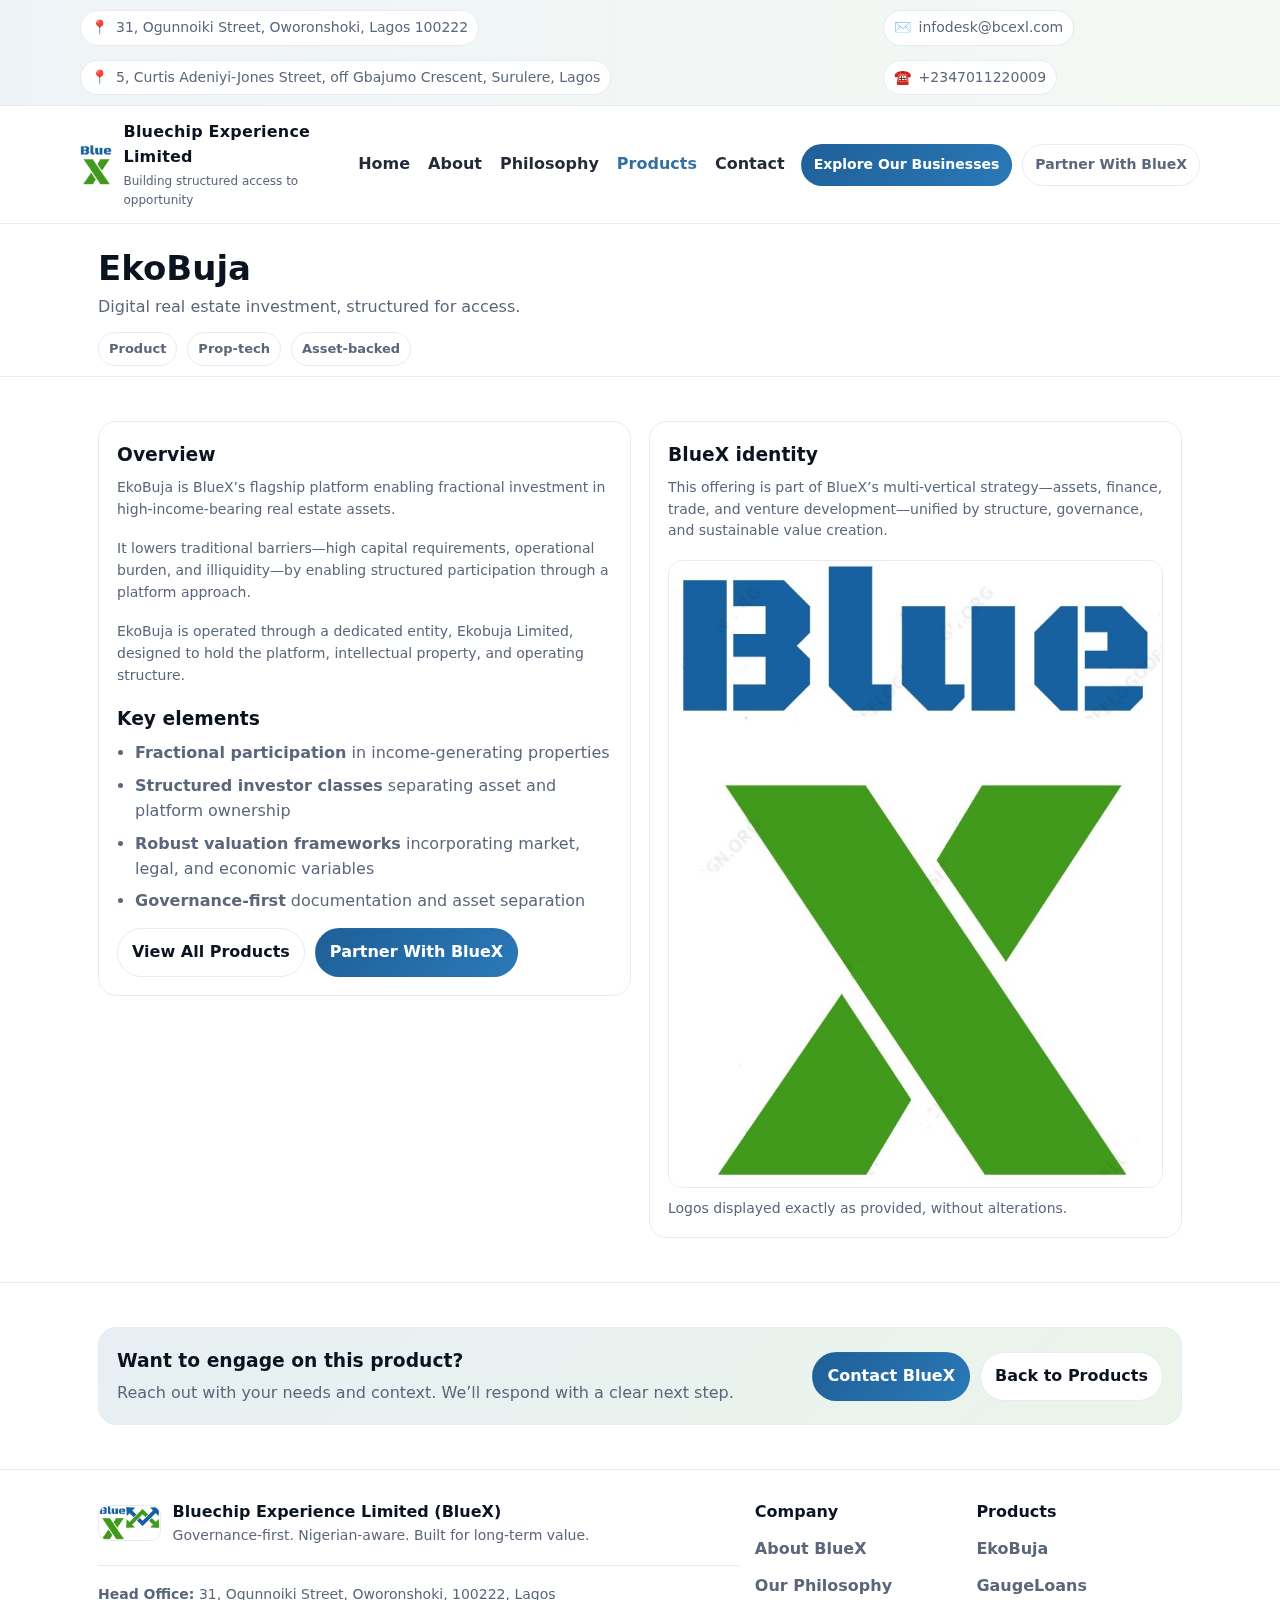
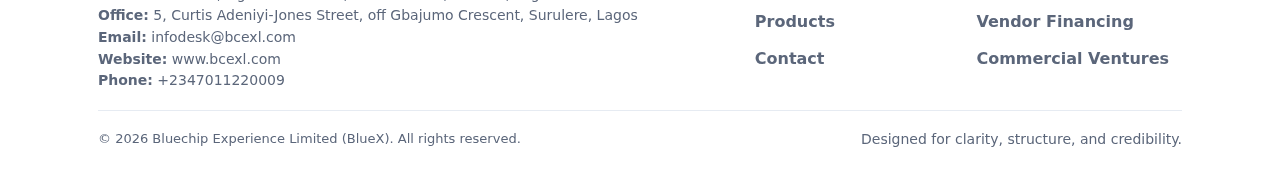
<file: ekobuja.html>
<!doctype html>
<html lang="en">
<head>
  <meta charset="utf-8"/>
  <meta name="viewport" content="width=device-width,initial-scale=1"/>
  <title>EkoBuja — Bluechip Experience Limited (BlueX)</title>
  <meta name="description" content="Bluechip Experience Limited (BlueX) — building structured access to opportunity."/>
  <link rel="stylesheet" href="styles.css"/>
</head>
<body>

<div class="topbar">
  <div class="container wrap">
    <div class="left">
      <span class="pill">📍 <span>31, Ogunnoiki Street, Oworonshoki, Lagos 100222</span></span>
      <span class="pill">📍 <span>5, Curtis Adeniyi-Jones Street, off Gbajumo Crescent, Surulere, Lagos</span></span>
    </div>
    <div class="right">
      <span class="pill">✉️ <a href="mailto:infodesk@bcexl.com">infodesk@bcexl.com</a></span>
      <span class="pill">☎️ <a href="tel:+2347011220009">+2347011220009</a></span>
    </div>
  </div>
</div>

<header>
  <div class="container nav">
    <a class="brand" href="index.html" aria-label="BlueX home">
      <img src="assets/Blue X logo 3.jpg" alt="Bluechip Experience Limited (BlueX) logo" />
      <div>
        <div class="name">Bluechip Experience Limited</div>
        <div class="tag">Building structured access to opportunity</div>
      </div>
    </a>

    <nav aria-label="Primary">
      <ul>
        <li><a class="" href="index.html">Home</a></li>
        <li><a class="" href="about.html">About</a></li>
        <li><a class="" href="philosophy.html">Philosophy</a></li>
        <li><a class="active" href="products.html">Products</a></li>
        <li><a class="" href="contact.html">Contact</a></li>
      </ul>
    </nav>

    <div class="cta">
      <a class="btn primary small" href="products.html">Explore Our Businesses</a>
      <a class="btn ghost small" href="contact.html">Partner With BlueX</a>
      <button class="btn ghost small menuBtn" data-menu-btn aria-expanded="false" aria-controls="menu">Menu</button>
    </div>
  </div>

  <div id="menu" class="menuPanel" data-menu-panel>
    <a href="index.html">Home</a>
    <a href="about.html">About</a>
    <a href="philosophy.html">Philosophy</a>
    <a href="products.html">Products</a>
    <a href="contact.html">Contact</a>
  </div>
</header>


<main>
  <section class="pageTitle">
    <div class="container">
      <h1>EkoBuja</h1>
      <p>Digital real estate investment, structured for access.</p>
      <div style="display:flex;gap:10px;flex-wrap:wrap;margin-top:12px"><span class="badge">Product</span> <span class="badge">Prop-tech</span> <span class="badge">Asset-backed</span></div>
    </div>
  </section>

  <section class="section">
    <div class="container split">
      <div class="panel">
        <h3>Overview</h3>
        <p class='small'>EkoBuja is BlueX’s flagship platform enabling fractional investment in high-income-bearing real estate assets.</p>
<p class='small'>It lowers traditional barriers—high capital requirements, operational burden, and illiquidity—by enabling structured participation through a platform approach.</p>
<p class='small'>EkoBuja is operated through a dedicated entity, Ekobuja Limited, designed to hold the platform, intellectual property, and operating structure.</p>
        <h3 style="margin-top:14px">Key elements</h3>
        <ul class="list">
          <li><strong>Fractional participation</strong> in income-generating properties</li>
<li><strong>Structured investor classes</strong> separating asset and platform ownership</li>
<li><strong>Robust valuation frameworks</strong> incorporating market, legal, and economic variables</li>
<li><strong>Governance-first</strong> documentation and asset separation</li>
        </ul>
        <div style="margin-top:14px;display:flex;gap:10px;flex-wrap:wrap">
          <a class="btn ghost" href="products.html">View All Products</a> <a class="btn primary" href="contact.html">Partner With BlueX</a>
        </div>
      </div>

      <div class="panel">
        <h3>BlueX identity</h3>
        <p class="small" style="margin-top:0">
          This offering is part of BlueX’s multi-vertical strategy—assets, finance, trade, and venture development—unified by structure, governance, and sustainable value creation.
        </p>
        <img src="assets/Blue X logo 3.jpg" alt="BlueX logo variation" style="border-radius:14px;border:1px solid var(--line);background:#fff"/>
        <div class="small" style="margin-top:10px">
          Logos displayed exactly as provided, without alterations.
        </div>
      </div>
    </div>
  </section>

  <section class="section">
    <div class="container">
      <div class="callout">
        <div class="text">
          <h3>Want to engage on this product?</h3>
          <p>Reach out with your needs and context. We’ll respond with a clear next step.</p>
        </div>
        <div style="display:flex;gap:10px;flex-wrap:wrap">
          <a class="btn primary" href="contact.html">Contact BlueX</a>
          <a class="btn ghost" href="products.html">Back to Products</a>
        </div>
      </div>
    </div>
  </section>
</main>


<footer>
  <div class="container footerGrid">
    <div>
      <div class="miniBrand">
        <img src="assets/Blue X logo.jpg" alt="BlueX logo variation" />
        <div>
          <div style="font-weight:900">Bluechip Experience Limited (BlueX)</div>
          <div class="small">Governance-first. Nigerian-aware. Built for long-term value.</div>
        </div>
      </div>
      <hr class="sep"/>
      <div class="small">
        <div><strong>Head Office:</strong> 31, Ogunnoiki Street, Oworonshoki, 100222, Lagos</div>
        <div><strong>Office:</strong> 5, Curtis Adeniyi-Jones Street, off Gbajumo Crescent, Surulere, Lagos</div>
        <div><strong>Email:</strong> <a href="mailto:infodesk@bcexl.com">infodesk@bcexl.com</a></div>
        <div><strong>Website:</strong> <a href="https://www.bcexl.com" target="_blank" rel="noopener">www.bcexl.com</a></div>
        <div><strong>Phone:</strong> <a href="tel:+2347011220009">+2347011220009</a></div>
      </div>
    </div>

    <div class="footerCols">
      <div>
        <div style="font-weight:900;margin-bottom:6px">Company</div>
        <a href="about.html">About BlueX</a>
        <a href="philosophy.html">Our Philosophy</a>
        <a href="products.html">Products</a>
        <a href="contact.html">Contact</a>
      </div>
      <div>
        <div style="font-weight:900;margin-bottom:6px">Products</div>
        <a href="ekobuja.html">EkoBuja</a>
        <a href="gaugeloads.html">GaugeLoans</a>
        <a href="vendor-financing.html">Vendor Financing</a>
        <a href="commercial-ventures.html">Commercial Ventures</a>
      </div>
    </div>
  </div>

  <div class="container">
    <hr class="sep"/>
    <div class="copyright">
      <div>© 2026 Bluechip Experience Limited (BlueX). All rights reserved.</div>
      <div class="small">Designed for clarity, structure, and credibility.</div>
    </div>
  </div>
</footer>

<script src="script.js"></script>

</body>
</html>
</file>
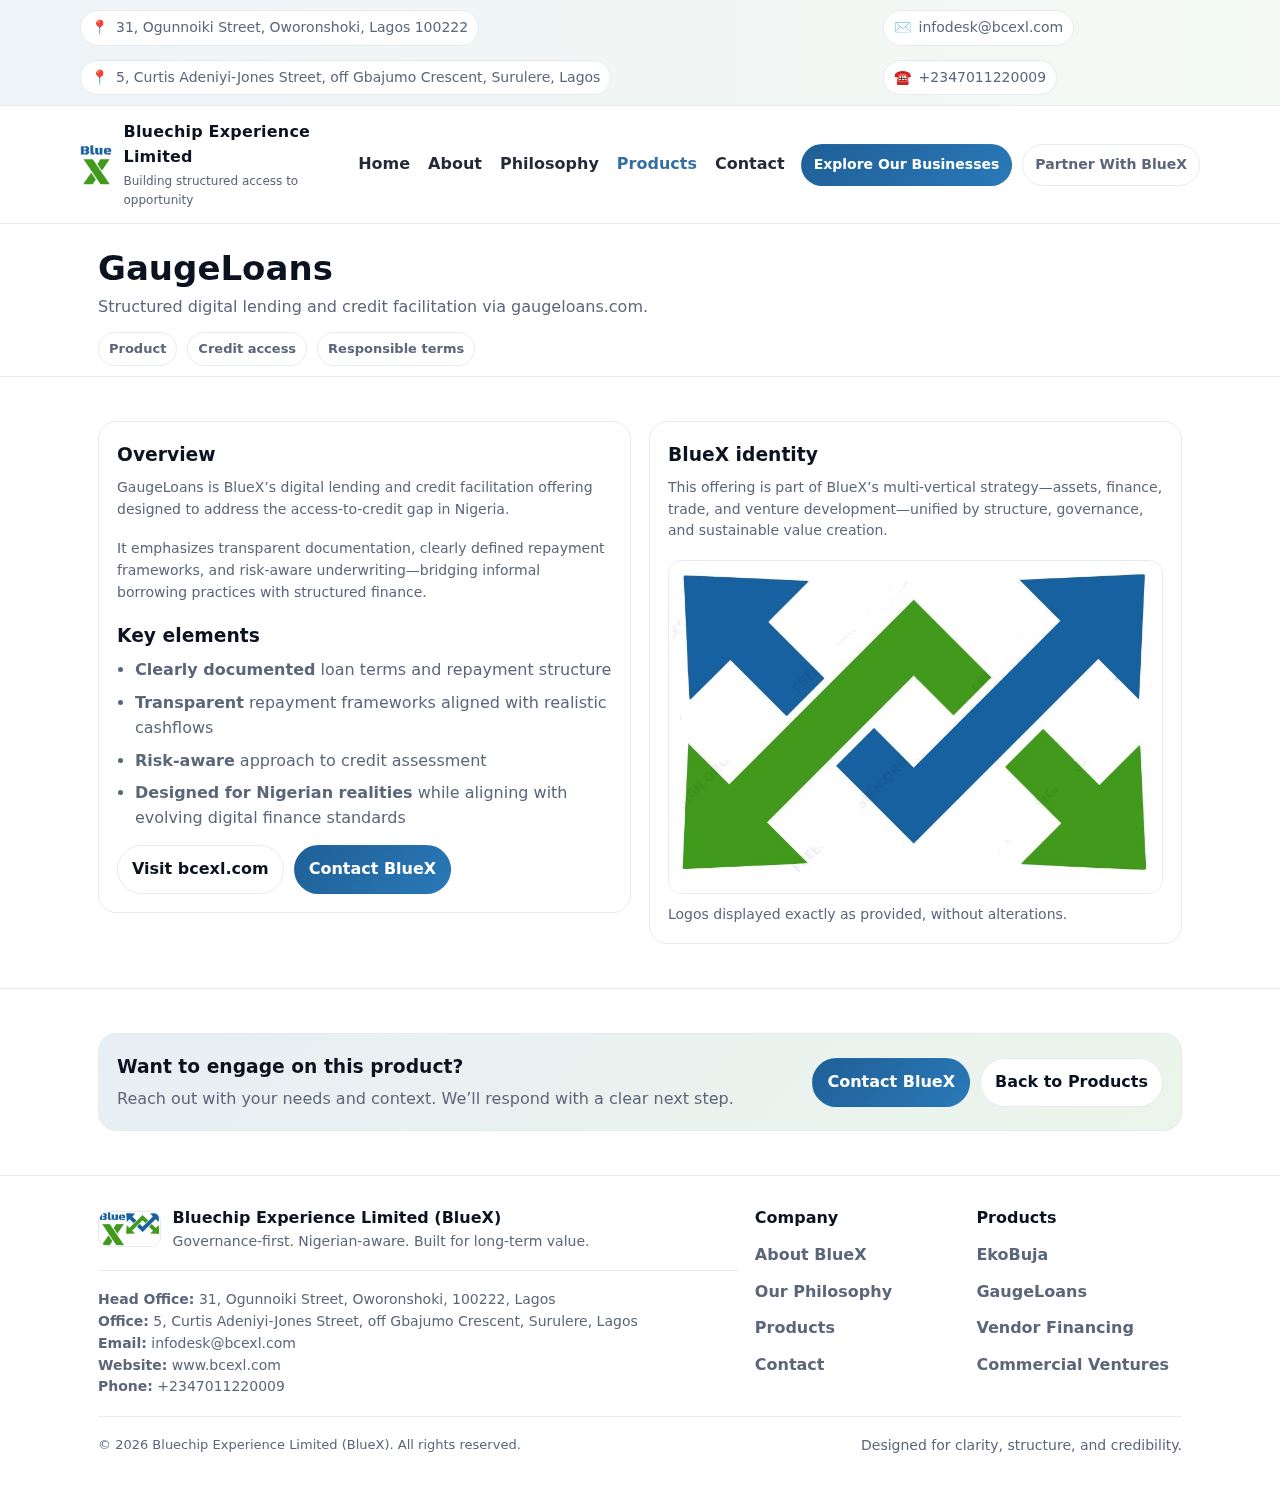
<file: gaugeloads.html>
<!doctype html>
<html lang="en">
<head>
  <meta charset="utf-8"/>
  <meta name="viewport" content="width=device-width,initial-scale=1"/>
  <title>GaugeLoans — Bluechip Experience Limited (BlueX)</title>
  <meta name="description" content="Bluechip Experience Limited (BlueX) — building structured access to opportunity."/>
  <link rel="stylesheet" href="styles.css"/>
</head>
<body>

<div class="topbar">
  <div class="container wrap">
    <div class="left">
      <span class="pill">📍 <span>31, Ogunnoiki Street, Oworonshoki, Lagos 100222</span></span>
      <span class="pill">📍 <span>5, Curtis Adeniyi-Jones Street, off Gbajumo Crescent, Surulere, Lagos</span></span>
    </div>
    <div class="right">
      <span class="pill">✉️ <a href="mailto:infodesk@bcexl.com">infodesk@bcexl.com</a></span>
      <span class="pill">☎️ <a href="tel:+2347011220009">+2347011220009</a></span>
    </div>
  </div>
</div>

<header>
  <div class="container nav">
    <a class="brand" href="index.html" aria-label="BlueX home">
      <img src="assets/Blue X logo 3.jpg" alt="Bluechip Experience Limited (BlueX) logo" />
      <div>
        <div class="name">Bluechip Experience Limited</div>
        <div class="tag">Building structured access to opportunity</div>
      </div>
    </a>

    <nav aria-label="Primary">
      <ul>
        <li><a class="" href="index.html">Home</a></li>
        <li><a class="" href="about.html">About</a></li>
        <li><a class="" href="philosophy.html">Philosophy</a></li>
        <li><a class="active" href="products.html">Products</a></li>
        <li><a class="" href="contact.html">Contact</a></li>
      </ul>
    </nav>

    <div class="cta">
      <a class="btn primary small" href="products.html">Explore Our Businesses</a>
      <a class="btn ghost small" href="contact.html">Partner With BlueX</a>
      <button class="btn ghost small menuBtn" data-menu-btn aria-expanded="false" aria-controls="menu">Menu</button>
    </div>
  </div>

  <div id="menu" class="menuPanel" data-menu-panel>
    <a href="index.html">Home</a>
    <a href="about.html">About</a>
    <a href="philosophy.html">Philosophy</a>
    <a href="products.html">Products</a>
    <a href="contact.html">Contact</a>
  </div>
</header>


<main>
  <section class="pageTitle">
    <div class="container">
      <h1>GaugeLoans</h1>
      <p>Structured digital lending and credit facilitation via gaugeloans.com.</p>
      <div style="display:flex;gap:10px;flex-wrap:wrap;margin-top:12px"><span class="badge">Product</span> <span class="badge">Credit access</span> <span class="badge">Responsible terms</span></div>
    </div>
  </section>

  <section class="section">
    <div class="container split">
      <div class="panel">
        <h3>Overview</h3>
        <p class='small'>GaugeLoans is BlueX’s digital lending and credit facilitation offering designed to address the access-to-credit gap in Nigeria.</p>
<p class='small'>It emphasizes transparent documentation, clearly defined repayment frameworks, and risk-aware underwriting—bridging informal borrowing practices with structured finance.</p>
        <h3 style="margin-top:14px">Key elements</h3>
        <ul class="list">
          <li><strong>Clearly documented</strong> loan terms and repayment structure</li>
<li><strong>Transparent</strong> repayment frameworks aligned with realistic cashflows</li>
<li><strong>Risk-aware</strong> approach to credit assessment</li>
<li><strong>Designed for Nigerian realities</strong> while aligning with evolving digital finance standards</li>
        </ul>
        <div style="margin-top:14px;display:flex;gap:10px;flex-wrap:wrap">
          <a class="btn ghost" href="https://www.bcexl.com">Visit bcexl.com</a> <a class="btn primary" href="contact.html">Contact BlueX</a>
        </div>
      </div>

      <div class="panel">
        <h3>BlueX identity</h3>
        <p class="small" style="margin-top:0">
          This offering is part of BlueX’s multi-vertical strategy—assets, finance, trade, and venture development—unified by structure, governance, and sustainable value creation.
        </p>
        <img src="assets/Blue X logo 2.jpg" alt="BlueX logo variation" style="border-radius:14px;border:1px solid var(--line);background:#fff"/>
        <div class="small" style="margin-top:10px">
          Logos displayed exactly as provided, without alterations.
        </div>
      </div>
    </div>
  </section>

  <section class="section">
    <div class="container">
      <div class="callout">
        <div class="text">
          <h3>Want to engage on this product?</h3>
          <p>Reach out with your needs and context. We’ll respond with a clear next step.</p>
        </div>
        <div style="display:flex;gap:10px;flex-wrap:wrap">
          <a class="btn primary" href="contact.html">Contact BlueX</a>
          <a class="btn ghost" href="products.html">Back to Products</a>
        </div>
      </div>
    </div>
  </section>
</main>


<footer>
  <div class="container footerGrid">
    <div>
      <div class="miniBrand">
        <img src="assets/Blue X logo.jpg" alt="BlueX logo variation" />
        <div>
          <div style="font-weight:900">Bluechip Experience Limited (BlueX)</div>
          <div class="small">Governance-first. Nigerian-aware. Built for long-term value.</div>
        </div>
      </div>
      <hr class="sep"/>
      <div class="small">
        <div><strong>Head Office:</strong> 31, Ogunnoiki Street, Oworonshoki, 100222, Lagos</div>
        <div><strong>Office:</strong> 5, Curtis Adeniyi-Jones Street, off Gbajumo Crescent, Surulere, Lagos</div>
        <div><strong>Email:</strong> <a href="mailto:infodesk@bcexl.com">infodesk@bcexl.com</a></div>
        <div><strong>Website:</strong> <a href="https://www.bcexl.com" target="_blank" rel="noopener">www.bcexl.com</a></div>
        <div><strong>Phone:</strong> <a href="tel:+2347011220009">+2347011220009</a></div>
      </div>
    </div>

    <div class="footerCols">
      <div>
        <div style="font-weight:900;margin-bottom:6px">Company</div>
        <a href="about.html">About BlueX</a>
        <a href="philosophy.html">Our Philosophy</a>
        <a href="products.html">Products</a>
        <a href="contact.html">Contact</a>
      </div>
      <div>
        <div style="font-weight:900;margin-bottom:6px">Products</div>
        <a href="ekobuja.html">EkoBuja</a>
        <a href="gaugeloads.html">GaugeLoans</a>
        <a href="vendor-financing.html">Vendor Financing</a>
        <a href="commercial-ventures.html">Commercial Ventures</a>
      </div>
    </div>
  </div>

  <div class="container">
    <hr class="sep"/>
    <div class="copyright">
      <div>© 2026 Bluechip Experience Limited (BlueX). All rights reserved.</div>
      <div class="small">Designed for clarity, structure, and credibility.</div>
    </div>
  </div>
</footer>

<script src="script.js"></script>

</body>
</html>
</file>
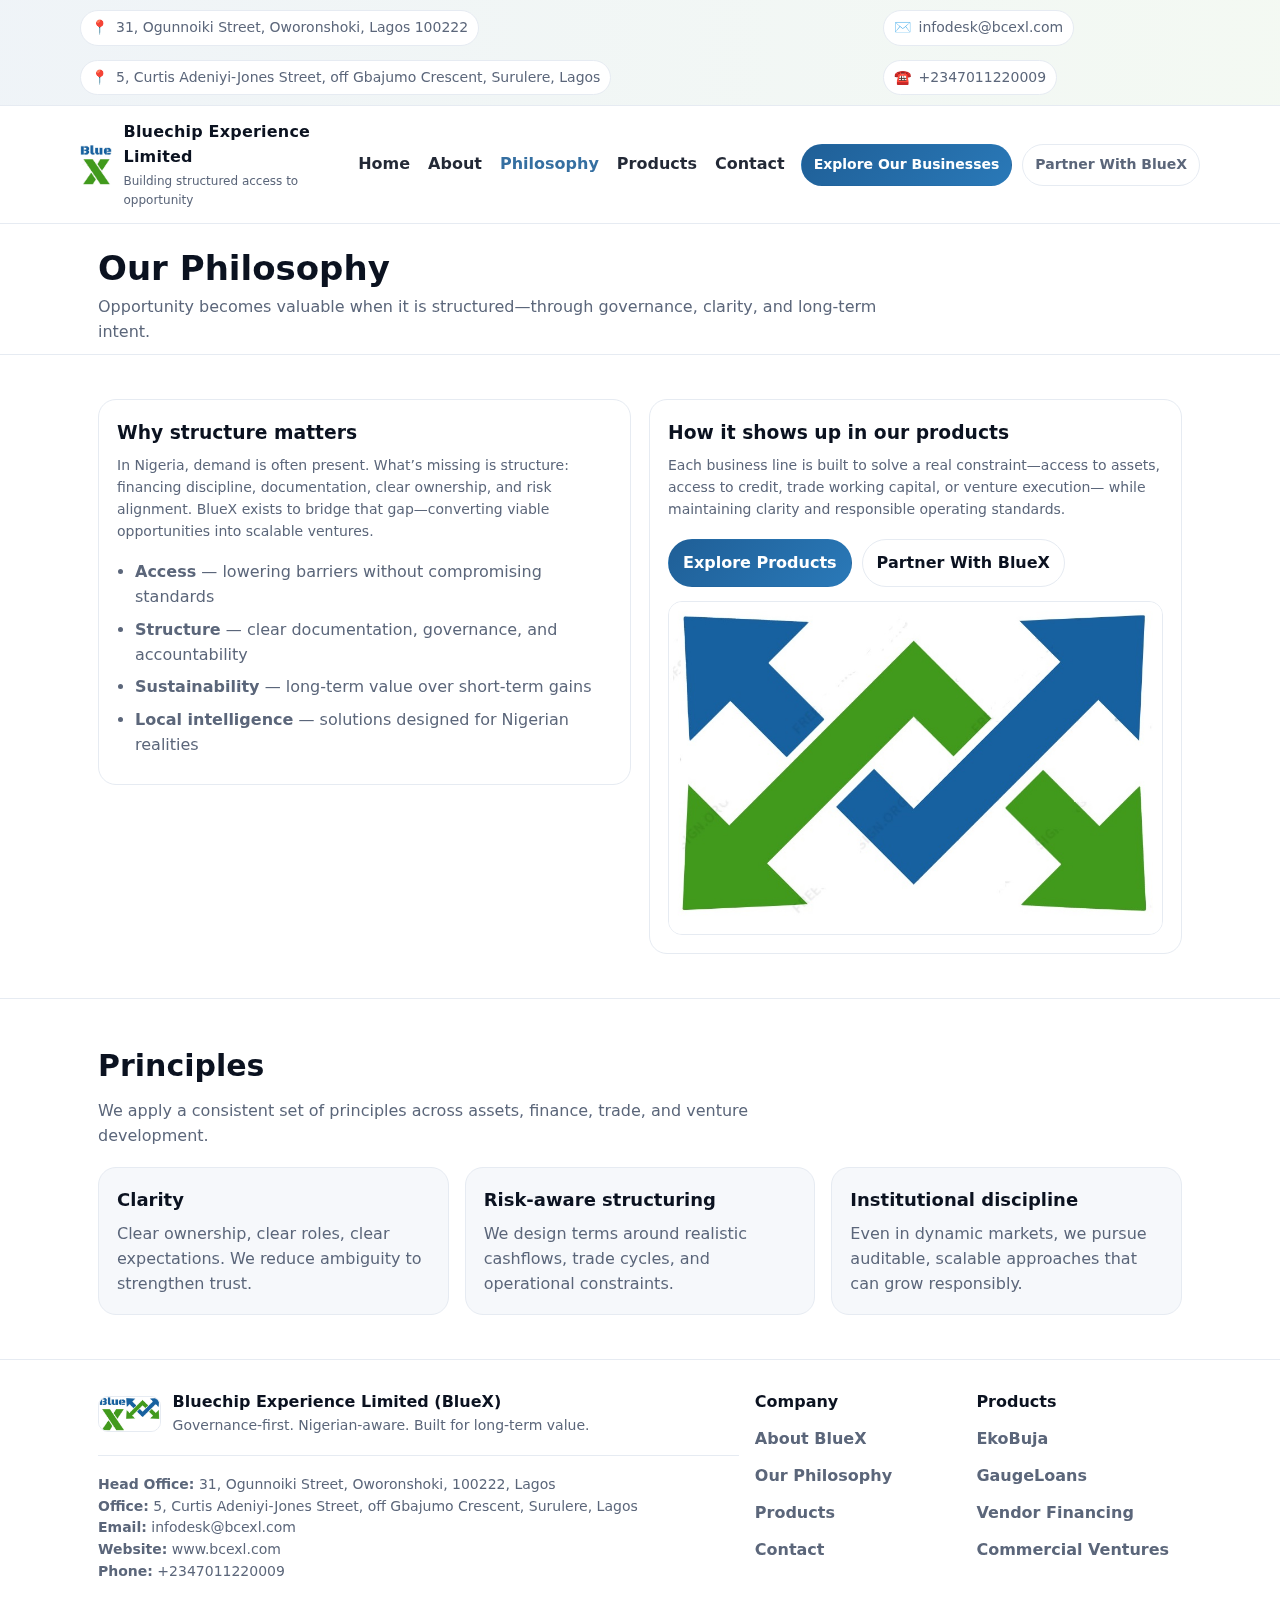
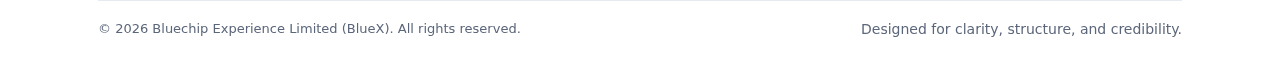
<file: philosophy.html>
<!doctype html>
<html lang="en">
<head>
  <meta charset="utf-8"/>
  <meta name="viewport" content="width=device-width,initial-scale=1"/>
  <title>Philosophy — Bluechip Experience Limited (BlueX)</title>
  <meta name="description" content="Bluechip Experience Limited (BlueX) — building structured access to opportunity."/>
  <link rel="stylesheet" href="styles.css"/>
</head>
<body>

<div class="topbar">
  <div class="container wrap">
    <div class="left">
      <span class="pill">📍 <span>31, Ogunnoiki Street, Oworonshoki, Lagos 100222</span></span>
      <span class="pill">📍 <span>5, Curtis Adeniyi-Jones Street, off Gbajumo Crescent, Surulere, Lagos</span></span>
    </div>
    <div class="right">
      <span class="pill">✉️ <a href="mailto:infodesk@bcexl.com">infodesk@bcexl.com</a></span>
      <span class="pill">☎️ <a href="tel:+2347011220009">+2347011220009</a></span>
    </div>
  </div>
</div>

<header>
  <div class="container nav">
    <a class="brand" href="index.html" aria-label="BlueX home">
      <img src="assets/Blue X logo 3.jpg" alt="Bluechip Experience Limited (BlueX) logo" />
      <div>
        <div class="name">Bluechip Experience Limited</div>
        <div class="tag">Building structured access to opportunity</div>
      </div>
    </a>

    <nav aria-label="Primary">
      <ul>
        <li><a class="" href="index.html">Home</a></li>
        <li><a class="" href="about.html">About</a></li>
        <li><a class="active" href="philosophy.html">Philosophy</a></li>
        <li><a class="" href="products.html">Products</a></li>
        <li><a class="" href="contact.html">Contact</a></li>
      </ul>
    </nav>

    <div class="cta">
      <a class="btn primary small" href="products.html">Explore Our Businesses</a>
      <a class="btn ghost small" href="contact.html">Partner With BlueX</a>
      <button class="btn ghost small menuBtn" data-menu-btn aria-expanded="false" aria-controls="menu">Menu</button>
    </div>
  </div>

  <div id="menu" class="menuPanel" data-menu-panel>
    <a href="index.html">Home</a>
    <a href="about.html">About</a>
    <a href="philosophy.html">Philosophy</a>
    <a href="products.html">Products</a>
    <a href="contact.html">Contact</a>
  </div>
</header>


<main>
  <section class="pageTitle">
    <div class="container">
      <h1>Our Philosophy</h1>
      <p>Opportunity becomes valuable when it is structured—through governance, clarity, and long-term intent.</p>
    </div>
  </section>

  <section class="section">
    <div class="container split">
      <div class="panel">
        <h3>Why structure matters</h3>
        <p class="small" style="margin-top:0">
          In Nigeria, demand is often present. What’s missing is structure: financing discipline, documentation, clear ownership,
          and risk alignment. BlueX exists to bridge that gap—converting viable opportunities into scalable ventures.
        </p>
        <ul class="list">
          <li><strong>Access</strong> — lowering barriers without compromising standards</li>
          <li><strong>Structure</strong> — clear documentation, governance, and accountability</li>
          <li><strong>Sustainability</strong> — long-term value over short-term gains</li>
          <li><strong>Local intelligence</strong> — solutions designed for Nigerian realities</li>
        </ul>
      </div>
      <div class="panel">
        <h3>How it shows up in our products</h3>
        <p class="small" style="margin-top:0">
          Each business line is built to solve a real constraint—access to assets, access to credit, trade working capital, or venture execution—
          while maintaining clarity and responsible operating standards.
        </p>
        <div style="display:flex;gap:10px;flex-wrap:wrap;margin-top:12px">
          <a class="btn primary" href="products.html">Explore Products</a>
          <a class="btn ghost" href="contact.html">Partner With BlueX</a>
        </div>
        <div style="margin-top:14px">
          <img src="assets/Blue X logo 2.jpg" alt="BlueX logo variation" style="border-radius:14px;border:1px solid var(--line);background:#fff"/>
        </div>
      </div>
    </div>
  </section>

  <section class="section">
    <div class="container">
      <h2>Principles</h2>
      <p>We apply a consistent set of principles across assets, finance, trade, and venture development.</p>
      <div class="grid3">
        <div class="card">
          <h3>Clarity</h3>
          <p>Clear ownership, clear roles, clear expectations. We reduce ambiguity to strengthen trust.</p>
        </div>
        <div class="card">
          <h3>Risk-aware structuring</h3>
          <p>We design terms around realistic cashflows, trade cycles, and operational constraints.</p>
        </div>
        <div class="card">
          <h3>Institutional discipline</h3>
          <p>Even in dynamic markets, we pursue auditable, scalable approaches that can grow responsibly.</p>
        </div>
      </div>
    </div>
  </section>
</main>


<footer>
  <div class="container footerGrid">
    <div>
      <div class="miniBrand">
        <img src="assets/Blue X logo.jpg" alt="BlueX logo variation" />
        <div>
          <div style="font-weight:900">Bluechip Experience Limited (BlueX)</div>
          <div class="small">Governance-first. Nigerian-aware. Built for long-term value.</div>
        </div>
      </div>
      <hr class="sep"/>
      <div class="small">
        <div><strong>Head Office:</strong> 31, Ogunnoiki Street, Oworonshoki, 100222, Lagos</div>
        <div><strong>Office:</strong> 5, Curtis Adeniyi-Jones Street, off Gbajumo Crescent, Surulere, Lagos</div>
        <div><strong>Email:</strong> <a href="mailto:infodesk@bcexl.com">infodesk@bcexl.com</a></div>
        <div><strong>Website:</strong> <a href="https://www.bcexl.com" target="_blank" rel="noopener">www.bcexl.com</a></div>
        <div><strong>Phone:</strong> <a href="tel:+2347011220009">+2347011220009</a></div>
      </div>
    </div>

    <div class="footerCols">
      <div>
        <div style="font-weight:900;margin-bottom:6px">Company</div>
        <a href="about.html">About BlueX</a>
        <a href="philosophy.html">Our Philosophy</a>
        <a href="products.html">Products</a>
        <a href="contact.html">Contact</a>
      </div>
      <div>
        <div style="font-weight:900;margin-bottom:6px">Products</div>
        <a href="ekobuja.html">EkoBuja</a>
        <a href="gaugeloads.html">GaugeLoans</a>
        <a href="vendor-financing.html">Vendor Financing</a>
        <a href="commercial-ventures.html">Commercial Ventures</a>
      </div>
    </div>
  </div>

  <div class="container">
    <hr class="sep"/>
    <div class="copyright">
      <div>© 2026 Bluechip Experience Limited (BlueX). All rights reserved.</div>
      <div class="small">Designed for clarity, structure, and credibility.</div>
    </div>
  </div>
</footer>

<script src="script.js"></script>

</body>
</html>
</file>
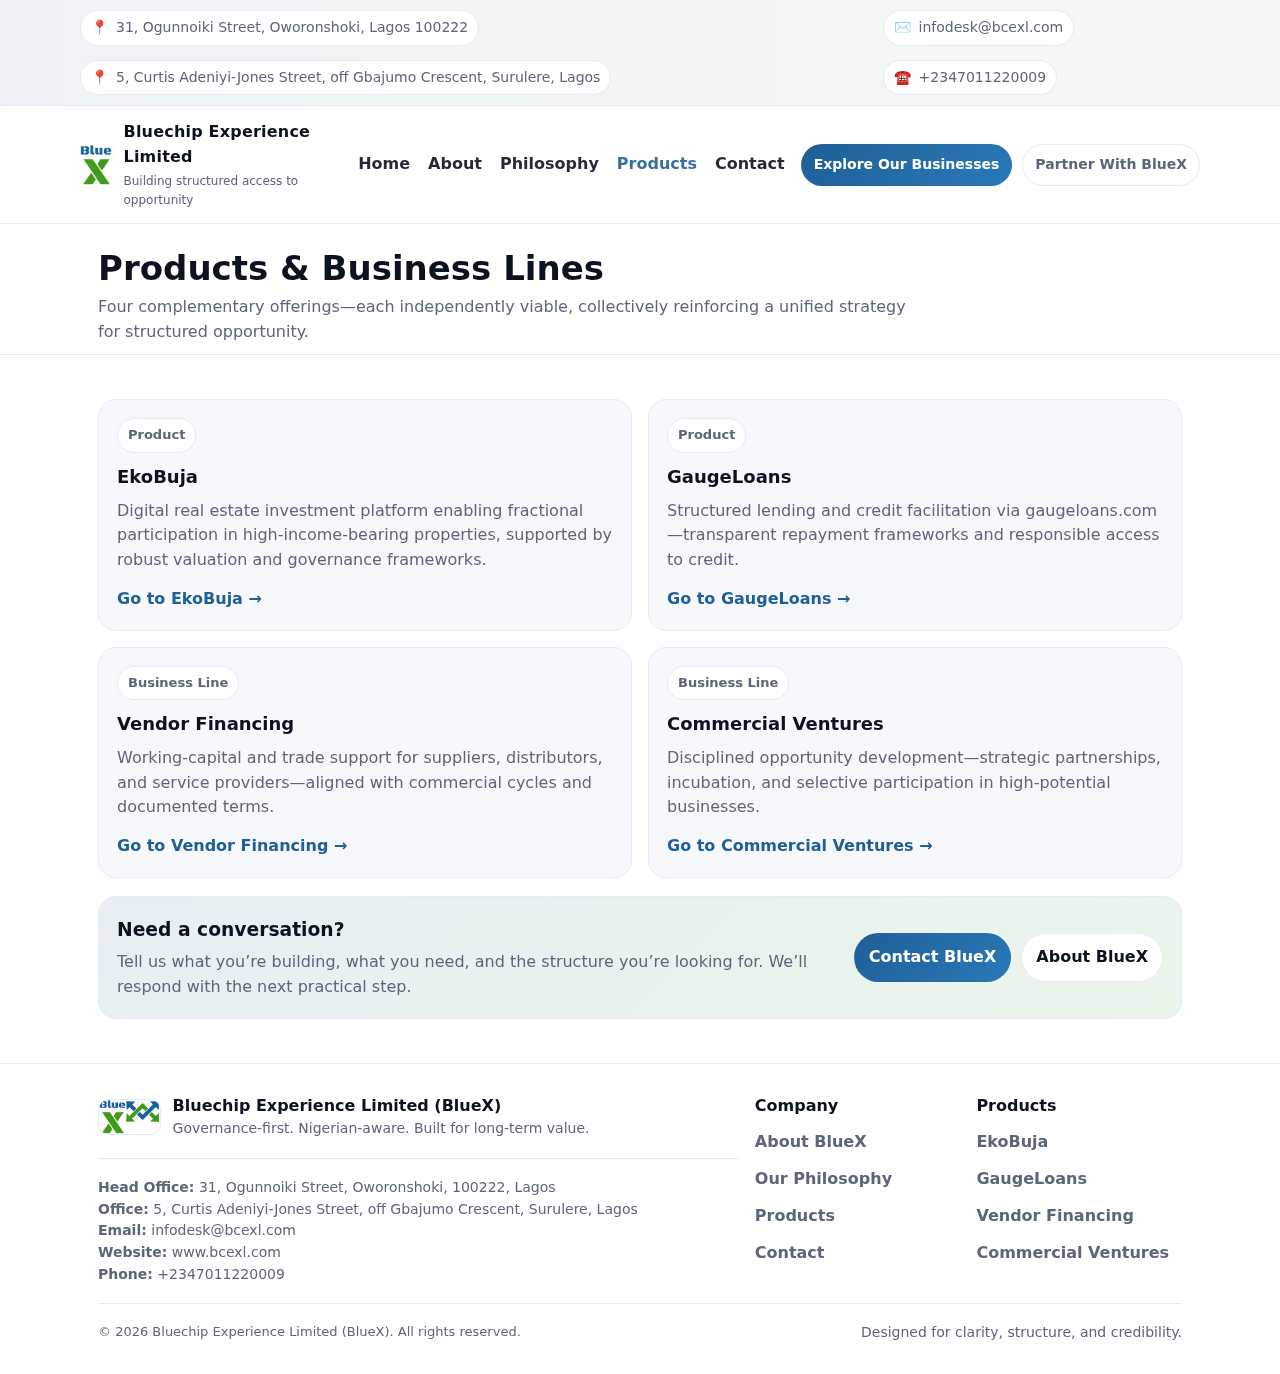
<file: products.html>
<!doctype html>
<html lang="en">
<head>
  <meta charset="utf-8"/>
  <meta name="viewport" content="width=device-width,initial-scale=1"/>
  <title>Products — Bluechip Experience Limited (BlueX)</title>
  <meta name="description" content="Bluechip Experience Limited (BlueX) — building structured access to opportunity."/>
  <link rel="stylesheet" href="styles.css"/>
</head>
<body>

<div class="topbar">
  <div class="container wrap">
    <div class="left">
      <span class="pill">📍 <span>31, Ogunnoiki Street, Oworonshoki, Lagos 100222</span></span>
      <span class="pill">📍 <span>5, Curtis Adeniyi-Jones Street, off Gbajumo Crescent, Surulere, Lagos</span></span>
    </div>
    <div class="right">
      <span class="pill">✉️ <a href="mailto:infodesk@bcexl.com">infodesk@bcexl.com</a></span>
      <span class="pill">☎️ <a href="tel:+2347011220009">+2347011220009</a></span>
    </div>
  </div>
</div>

<header>
  <div class="container nav">
    <a class="brand" href="index.html" aria-label="BlueX home">
      <img src="assets/Blue X logo 3.jpg" alt="Bluechip Experience Limited (BlueX) logo" />
      <div>
        <div class="name">Bluechip Experience Limited</div>
        <div class="tag">Building structured access to opportunity</div>
      </div>
    </a>

    <nav aria-label="Primary">
      <ul>
        <li><a class="" href="index.html">Home</a></li>
        <li><a class="" href="about.html">About</a></li>
        <li><a class="" href="philosophy.html">Philosophy</a></li>
        <li><a class="active" href="products.html">Products</a></li>
        <li><a class="" href="contact.html">Contact</a></li>
      </ul>
    </nav>

    <div class="cta">
      <a class="btn primary small" href="products.html">Explore Our Businesses</a>
      <a class="btn ghost small" href="contact.html">Partner With BlueX</a>
      <button class="btn ghost small menuBtn" data-menu-btn aria-expanded="false" aria-controls="menu">Menu</button>
    </div>
  </div>

  <div id="menu" class="menuPanel" data-menu-panel>
    <a href="index.html">Home</a>
    <a href="about.html">About</a>
    <a href="philosophy.html">Philosophy</a>
    <a href="products.html">Products</a>
    <a href="contact.html">Contact</a>
  </div>
</header>


<main>
  <section class="pageTitle">
    <div class="container">
      <h1>Products & Business Lines</h1>
      <p>Four complementary offerings—each independently viable, collectively reinforcing a unified strategy for structured opportunity.</p>
    </div>
  </section>

  <section class="section" id="products">
    <div class="container">
      <div class="grid2">
        <div class="card">
          <span class="badge">Product</span>
          <h3 style="margin-top:10px">EkoBuja</h3>
          <p>Digital real estate investment platform enabling fractional participation in high-income-bearing properties, supported by robust valuation and governance frameworks.</p>
          <a class="link" href="ekobuja.html">Go to EkoBuja →</a>
        </div>
        <div class="card">
          <span class="badge">Product</span>
          <h3 style="margin-top:10px">GaugeLoans</h3>
          <p>Structured lending and credit facilitation via gaugeloans.com—transparent repayment frameworks and responsible access to credit.</p>
          <a class="link" href="gaugeloads.html">Go to GaugeLoans →</a>
        </div>
        <div class="card">
          <span class="badge">Business Line</span>
          <h3 style="margin-top:10px">Vendor Financing</h3>
          <p>Working-capital and trade support for suppliers, distributors, and service providers—aligned with commercial cycles and documented terms.</p>
          <a class="link" href="vendor-financing.html">Go to Vendor Financing →</a>
        </div>
        <div class="card">
          <span class="badge">Business Line</span>
          <h3 style="margin-top:10px">Commercial Ventures</h3>
          <p>Disciplined opportunity development—strategic partnerships, incubation, and selective participation in high-potential businesses.</p>
          <a class="link" href="commercial-ventures.html">Go to Commercial Ventures →</a>
        </div>
      </div>

      <div style="margin-top:18px" class="callout">
        <div class="text">
          <h3>Need a conversation?</h3>
          <p>Tell us what you’re building, what you need, and the structure you’re looking for. We’ll respond with the next practical step.</p>
        </div>
        <div style="display:flex;gap:10px;flex-wrap:wrap">
          <a class="btn primary" href="contact.html">Contact BlueX</a>
          <a class="btn ghost" href="about.html">About BlueX</a>
        </div>
      </div>
    </div>
  </section>
</main>


<footer>
  <div class="container footerGrid">
    <div>
      <div class="miniBrand">
        <img src="assets/Blue X logo.jpg" alt="BlueX logo variation" />
        <div>
          <div style="font-weight:900">Bluechip Experience Limited (BlueX)</div>
          <div class="small">Governance-first. Nigerian-aware. Built for long-term value.</div>
        </div>
      </div>
      <hr class="sep"/>
      <div class="small">
        <div><strong>Head Office:</strong> 31, Ogunnoiki Street, Oworonshoki, 100222, Lagos</div>
        <div><strong>Office:</strong> 5, Curtis Adeniyi-Jones Street, off Gbajumo Crescent, Surulere, Lagos</div>
        <div><strong>Email:</strong> <a href="mailto:infodesk@bcexl.com">infodesk@bcexl.com</a></div>
        <div><strong>Website:</strong> <a href="https://www.bcexl.com" target="_blank" rel="noopener">www.bcexl.com</a></div>
        <div><strong>Phone:</strong> <a href="tel:+2347011220009">+2347011220009</a></div>
      </div>
    </div>

    <div class="footerCols">
      <div>
        <div style="font-weight:900;margin-bottom:6px">Company</div>
        <a href="about.html">About BlueX</a>
        <a href="philosophy.html">Our Philosophy</a>
        <a href="products.html">Products</a>
        <a href="contact.html">Contact</a>
      </div>
      <div>
        <div style="font-weight:900;margin-bottom:6px">Products</div>
        <a href="ekobuja.html">EkoBuja</a>
        <a href="gaugeloads.html">GaugeLoans</a>
        <a href="vendor-financing.html">Vendor Financing</a>
        <a href="commercial-ventures.html">Commercial Ventures</a>
      </div>
    </div>
  </div>

  <div class="container">
    <hr class="sep"/>
    <div class="copyright">
      <div>© 2026 Bluechip Experience Limited (BlueX). All rights reserved.</div>
      <div class="small">Designed for clarity, structure, and credibility.</div>
    </div>
  </div>
</footer>

<script src="script.js"></script>

</body>
</html>
</file>
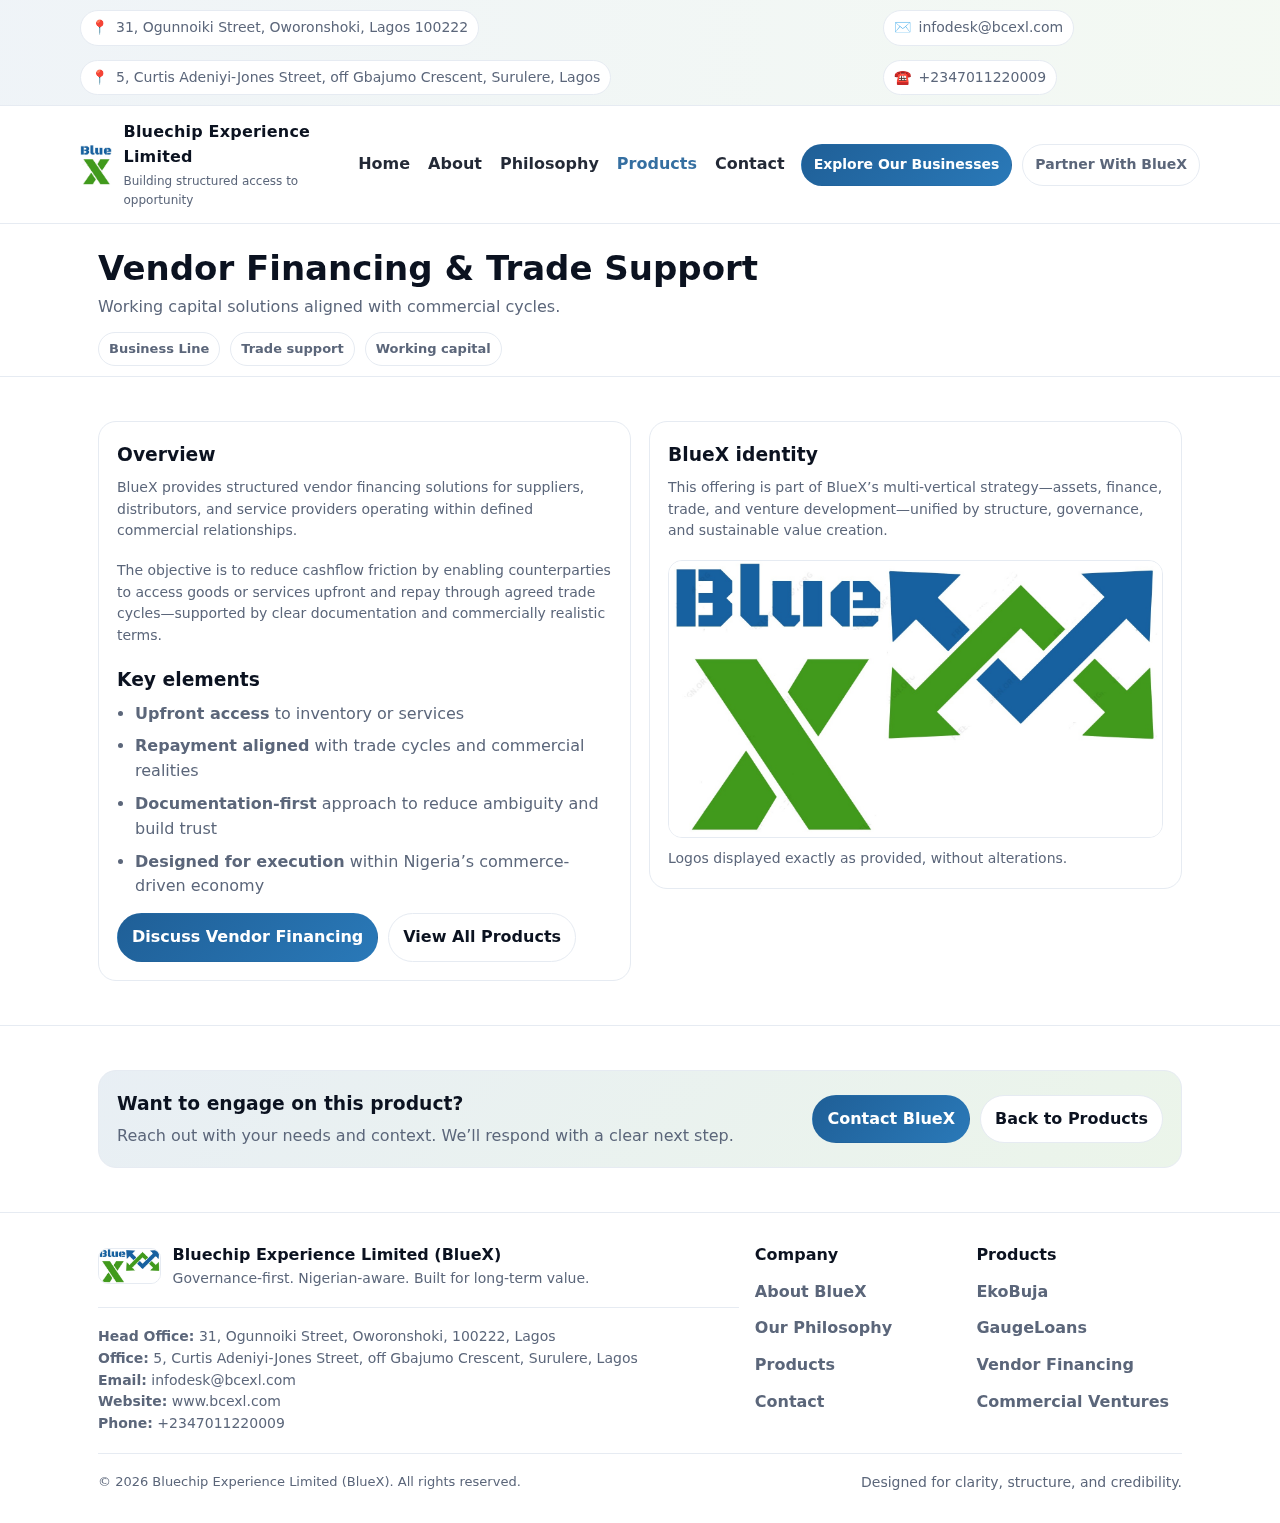
<file: vendor-financing.html>
<!doctype html>
<html lang="en">
<head>
  <meta charset="utf-8"/>
  <meta name="viewport" content="width=device-width,initial-scale=1"/>
  <title>Vendor Financing — Bluechip Experience Limited (BlueX)</title>
  <meta name="description" content="Bluechip Experience Limited (BlueX) — building structured access to opportunity."/>
  <link rel="stylesheet" href="styles.css"/>
</head>
<body>

<div class="topbar">
  <div class="container wrap">
    <div class="left">
      <span class="pill">📍 <span>31, Ogunnoiki Street, Oworonshoki, Lagos 100222</span></span>
      <span class="pill">📍 <span>5, Curtis Adeniyi-Jones Street, off Gbajumo Crescent, Surulere, Lagos</span></span>
    </div>
    <div class="right">
      <span class="pill">✉️ <a href="mailto:infodesk@bcexl.com">infodesk@bcexl.com</a></span>
      <span class="pill">☎️ <a href="tel:+2347011220009">+2347011220009</a></span>
    </div>
  </div>
</div>

<header>
  <div class="container nav">
    <a class="brand" href="index.html" aria-label="BlueX home">
      <img src="assets/Blue X logo 3.jpg" alt="Bluechip Experience Limited (BlueX) logo" />
      <div>
        <div class="name">Bluechip Experience Limited</div>
        <div class="tag">Building structured access to opportunity</div>
      </div>
    </a>

    <nav aria-label="Primary">
      <ul>
        <li><a class="" href="index.html">Home</a></li>
        <li><a class="" href="about.html">About</a></li>
        <li><a class="" href="philosophy.html">Philosophy</a></li>
        <li><a class="active" href="products.html">Products</a></li>
        <li><a class="" href="contact.html">Contact</a></li>
      </ul>
    </nav>

    <div class="cta">
      <a class="btn primary small" href="products.html">Explore Our Businesses</a>
      <a class="btn ghost small" href="contact.html">Partner With BlueX</a>
      <button class="btn ghost small menuBtn" data-menu-btn aria-expanded="false" aria-controls="menu">Menu</button>
    </div>
  </div>

  <div id="menu" class="menuPanel" data-menu-panel>
    <a href="index.html">Home</a>
    <a href="about.html">About</a>
    <a href="philosophy.html">Philosophy</a>
    <a href="products.html">Products</a>
    <a href="contact.html">Contact</a>
  </div>
</header>


<main>
  <section class="pageTitle">
    <div class="container">
      <h1>Vendor Financing & Trade Support</h1>
      <p>Working capital solutions aligned with commercial cycles.</p>
      <div style="display:flex;gap:10px;flex-wrap:wrap;margin-top:12px"><span class="badge">Business Line</span> <span class="badge">Trade support</span> <span class="badge">Working capital</span></div>
    </div>
  </section>

  <section class="section">
    <div class="container split">
      <div class="panel">
        <h3>Overview</h3>
        <p class='small'>BlueX provides structured vendor financing solutions for suppliers, distributors, and service providers operating within defined commercial relationships.</p>
<p class='small'>The objective is to reduce cashflow friction by enabling counterparties to access goods or services upfront and repay through agreed trade cycles—supported by clear documentation and commercially realistic terms.</p>
        <h3 style="margin-top:14px">Key elements</h3>
        <ul class="list">
          <li><strong>Upfront access</strong> to inventory or services</li>
<li><strong>Repayment aligned</strong> with trade cycles and commercial realities</li>
<li><strong>Documentation-first</strong> approach to reduce ambiguity and build trust</li>
<li><strong>Designed for execution</strong> within Nigeria’s commerce-driven economy</li>
        </ul>
        <div style="margin-top:14px;display:flex;gap:10px;flex-wrap:wrap">
          <a class="btn primary" href="contact.html">Discuss Vendor Financing</a> <a class="btn ghost" href="products.html">View All Products</a>
        </div>
      </div>

      <div class="panel">
        <h3>BlueX identity</h3>
        <p class="small" style="margin-top:0">
          This offering is part of BlueX’s multi-vertical strategy—assets, finance, trade, and venture development—unified by structure, governance, and sustainable value creation.
        </p>
        <img src="assets/Blue X logo.jpg" alt="BlueX logo variation" style="border-radius:14px;border:1px solid var(--line);background:#fff"/>
        <div class="small" style="margin-top:10px">
          Logos displayed exactly as provided, without alterations.
        </div>
      </div>
    </div>
  </section>

  <section class="section">
    <div class="container">
      <div class="callout">
        <div class="text">
          <h3>Want to engage on this product?</h3>
          <p>Reach out with your needs and context. We’ll respond with a clear next step.</p>
        </div>
        <div style="display:flex;gap:10px;flex-wrap:wrap">
          <a class="btn primary" href="contact.html">Contact BlueX</a>
          <a class="btn ghost" href="products.html">Back to Products</a>
        </div>
      </div>
    </div>
  </section>
</main>


<footer>
  <div class="container footerGrid">
    <div>
      <div class="miniBrand">
        <img src="assets/Blue X logo.jpg" alt="BlueX logo variation" />
        <div>
          <div style="font-weight:900">Bluechip Experience Limited (BlueX)</div>
          <div class="small">Governance-first. Nigerian-aware. Built for long-term value.</div>
        </div>
      </div>
      <hr class="sep"/>
      <div class="small">
        <div><strong>Head Office:</strong> 31, Ogunnoiki Street, Oworonshoki, 100222, Lagos</div>
        <div><strong>Office:</strong> 5, Curtis Adeniyi-Jones Street, off Gbajumo Crescent, Surulere, Lagos</div>
        <div><strong>Email:</strong> <a href="mailto:infodesk@bcexl.com">infodesk@bcexl.com</a></div>
        <div><strong>Website:</strong> <a href="https://www.bcexl.com" target="_blank" rel="noopener">www.bcexl.com</a></div>
        <div><strong>Phone:</strong> <a href="tel:+2347011220009">+2347011220009</a></div>
      </div>
    </div>

    <div class="footerCols">
      <div>
        <div style="font-weight:900;margin-bottom:6px">Company</div>
        <a href="about.html">About BlueX</a>
        <a href="philosophy.html">Our Philosophy</a>
        <a href="products.html">Products</a>
        <a href="contact.html">Contact</a>
      </div>
      <div>
        <div style="font-weight:900;margin-bottom:6px">Products</div>
        <a href="ekobuja.html">EkoBuja</a>
        <a href="gaugeloads.html">GaugeLoans</a>
        <a href="vendor-financing.html">Vendor Financing</a>
        <a href="commercial-ventures.html">Commercial Ventures</a>
      </div>
    </div>
  </div>

  <div class="container">
    <hr class="sep"/>
    <div class="copyright">
      <div>© 2026 Bluechip Experience Limited (BlueX). All rights reserved.</div>
      <div class="small">Designed for clarity, structure, and credibility.</div>
    </div>
  </div>
</footer>

<script src="script.js"></script>

</body>
</html>
</file>
<file: styles.css>
:root{
  --blue:#1f5f97;
  --green:#3f9b2f;
  --ink:#0b1220;
  --muted:#5b667a;
  --bg:#ffffff;
  --card:#f6f8fb;
  --line:#e6ebf2;
  --shadow: 0 10px 30px rgba(11,18,32,.08);
  --radius:18px;
}

*{box-sizing:border-box}
html,body{margin:0;padding:0;font-family: ui-sans-serif, system-ui, -apple-system, Segoe UI, Roboto, Arial, "Apple Color Emoji","Segoe UI Emoji";}
body{color:var(--ink);background:var(--bg);line-height:1.55}
a{color:inherit;text-decoration:none}
img{max-width:100%;height:auto;display:block}
.container{max-width:1120px;margin:0 auto;padding:0 18px}

.topbar{
  background:linear-gradient(90deg, rgba(31,95,151,.07), rgba(63,155,47,.06));
  border-bottom:1px solid var(--line);
  font-size:14px;
  color:var(--muted);
}
.topbar .wrap{display:flex;gap:14px;align-items:center;justify-content:space-between;padding:10px 0}
.topbar .left,.topbar .right{display:flex;gap:14px;flex-wrap:wrap;align-items:center}
.pill{display:inline-flex;align-items:center;gap:8px;padding:6px 10px;border:1px solid var(--line);border-radius:999px;background:#fff}

header{
  position:sticky;top:0;z-index:50;
  backdrop-filter:saturate(180%) blur(10px);
  background:rgba(255,255,255,.9);
  border-bottom:1px solid var(--line);
}
.nav{
  display:flex;align-items:center;justify-content:space-between;
  padding:14px 0;gap:16px
}
.brand{display:flex;align-items:center;gap:12px;min-width:220px}
.brand img{height:40px;width:auto}
.brand .name{font-weight:800;letter-spacing:.2px}
.brand .tag{font-size:12px;color:var(--muted);margin-top:2px}

nav ul{list-style:none;display:flex;gap:18px;margin:0;padding:0;align-items:center}
nav a{font-weight:600;color:var(--ink);opacity:.9}
nav a:hover{opacity:1}
nav a.active{color:var(--blue)}
.cta{display:flex;gap:10px;align-items:center}

.btn{
  display:inline-flex;align-items:center;justify-content:center;
  gap:10px;padding:11px 14px;border-radius:999px;
  font-weight:700;border:1px solid var(--line);background:#fff;
  transition:.2s transform, .2s box-shadow, .2s background, .2s border-color;
  white-space:nowrap
}
.btn:hover{transform:translateY(-1px);box-shadow:var(--shadow)}
.btn.primary{background:linear-gradient(135deg,var(--blue), #2a79b8);border-color:transparent;color:#fff}
.btn.secondary{background:linear-gradient(135deg,var(--green), #52b43f);border-color:transparent;color:#fff}
.btn.ghost{background:#fff}
.btn.small{padding:9px 12px;font-size:14px}

.menuBtn{display:none}
.menuPanel{display:none}

.hero{
  padding:56px 0 28px;
}
.heroGrid{display:grid;grid-template-columns:1.2fr .8fr;gap:24px;align-items:start}
.kicker{display:inline-flex;gap:10px;align-items:center;font-weight:800;color:var(--blue);font-size:14px;letter-spacing:.3px}
.kicker .dot{width:8px;height:8px;border-radius:999px;background:var(--green)}
h1{font-size:44px;line-height:1.08;margin:10px 0 12px}
.subhead{font-size:18px;color:var(--muted);max-width:58ch}
.heroCard{
  background:linear-gradient(180deg,#ffffff, #f7fbff);
  border:1px solid var(--line);
  border-radius:var(--radius);
  padding:18px;
  box-shadow:var(--shadow);
}
.heroCard .logoStack{display:grid;gap:10px}
.heroCard img{border-radius:14px;border:1px solid var(--line);background:#fff}

.section{padding:44px 0;border-top:1px solid var(--line)}
.section h2{font-size:30px;margin:0 0 10px}
.section p{color:var(--muted);margin:0 0 18px;max-width:75ch}
.grid3{display:grid;grid-template-columns:repeat(3,1fr);gap:16px}
.grid2{display:grid;grid-template-columns:repeat(2,1fr);gap:16px}
.card{
  background:var(--card);
  border:1px solid var(--line);
  border-radius:var(--radius);
  padding:18px;
}
.card h3{margin:0 0 8px;font-size:18px}
.card p{margin:0;color:var(--muted)}
.card .link{margin-top:14px;display:inline-flex;gap:10px;align-items:center;color:var(--blue);font-weight:800}
.badge{display:inline-flex;align-items:center;gap:8px;padding:6px 10px;border-radius:999px;border:1px solid var(--line);background:#fff;color:var(--muted);font-weight:700;font-size:13px}
.badge strong{color:var(--ink)}

.split{
  display:grid;grid-template-columns:1fr 1fr;gap:18px;align-items:start
}
.panel{
  background:#fff;border:1px solid var(--line);border-radius:var(--radius);padding:18px;
}
.panel h3{margin:0 0 8px}
.list{margin:0;padding-left:18px;color:var(--muted)}
.list li{margin:8px 0}
.callout{
  background:linear-gradient(135deg, rgba(31,95,151,.10), rgba(63,155,47,.10));
  border:1px solid var(--line);
  border-radius:var(--radius);
  padding:18px;
  display:flex;align-items:center;justify-content:space-between;gap:14px;flex-wrap:wrap
}
.callout .text{max-width:70ch}
.callout .text h3{margin:0 0 6px}
.callout .text p{margin:0;color:var(--muted)}

footer{
  padding:30px 0;
  border-top:1px solid var(--line);
  background:#fff
}
.footerGrid{display:grid;grid-template-columns:1.2fr .8fr;gap:16px;align-items:start}
.footerGrid .miniBrand{display:flex;gap:12px;align-items:center}
.footerGrid .miniBrand img{height:36px;border-radius:10px;border:1px solid var(--line);background:#fff}
.small{color:var(--muted);font-size:14px}
.footerCols{display:grid;grid-template-columns:repeat(2,1fr);gap:16px}
.footerCols a{display:block;padding:6px 0;color:var(--muted);font-weight:650}
.footerCols a:hover{color:var(--ink)}
hr.sep{border:none;border-top:1px solid var(--line);margin:18px 0}
.copyright{display:flex;justify-content:space-between;gap:10px;flex-wrap:wrap;color:var(--muted);font-size:13px}

.pageTitle{padding:26px 0 10px}
.pageTitle h1{font-size:34px;margin:0 0 8px}
.pageTitle p{margin:0;color:var(--muted);max-width:80ch}

.form{
  display:grid;gap:12px
}
.field{display:grid;gap:6px}
.field label{font-weight:800;font-size:14px}
.field input,.field textarea{
  border:1px solid var(--line);
  border-radius:14px;
  padding:12px 12px;
  font:inherit;
  outline:none;
  background:#fff
}
.field input:focus,.field textarea:focus{border-color:rgba(31,95,151,.5);box-shadow:0 0 0 4px rgba(31,95,151,.12)}
.field textarea{min-height:120px;resize:vertical}

@media (max-width: 920px){
  .heroGrid{grid-template-columns:1fr}
  .grid3{grid-template-columns:1fr}
  .grid2{grid-template-columns:1fr}
  nav ul{display:none}
  .menuBtn{display:inline-flex}
  .menuPanel{
    display:none;
    position:absolute;left:0;right:0;top:68px;
    background:#fff;border-bottom:1px solid var(--line);
    padding:12px 18px
  }
  .menuPanel.open{display:block}
  .menuPanel a{display:block;padding:10px 0;font-weight:800;color:var(--ink)}
}
</file>
